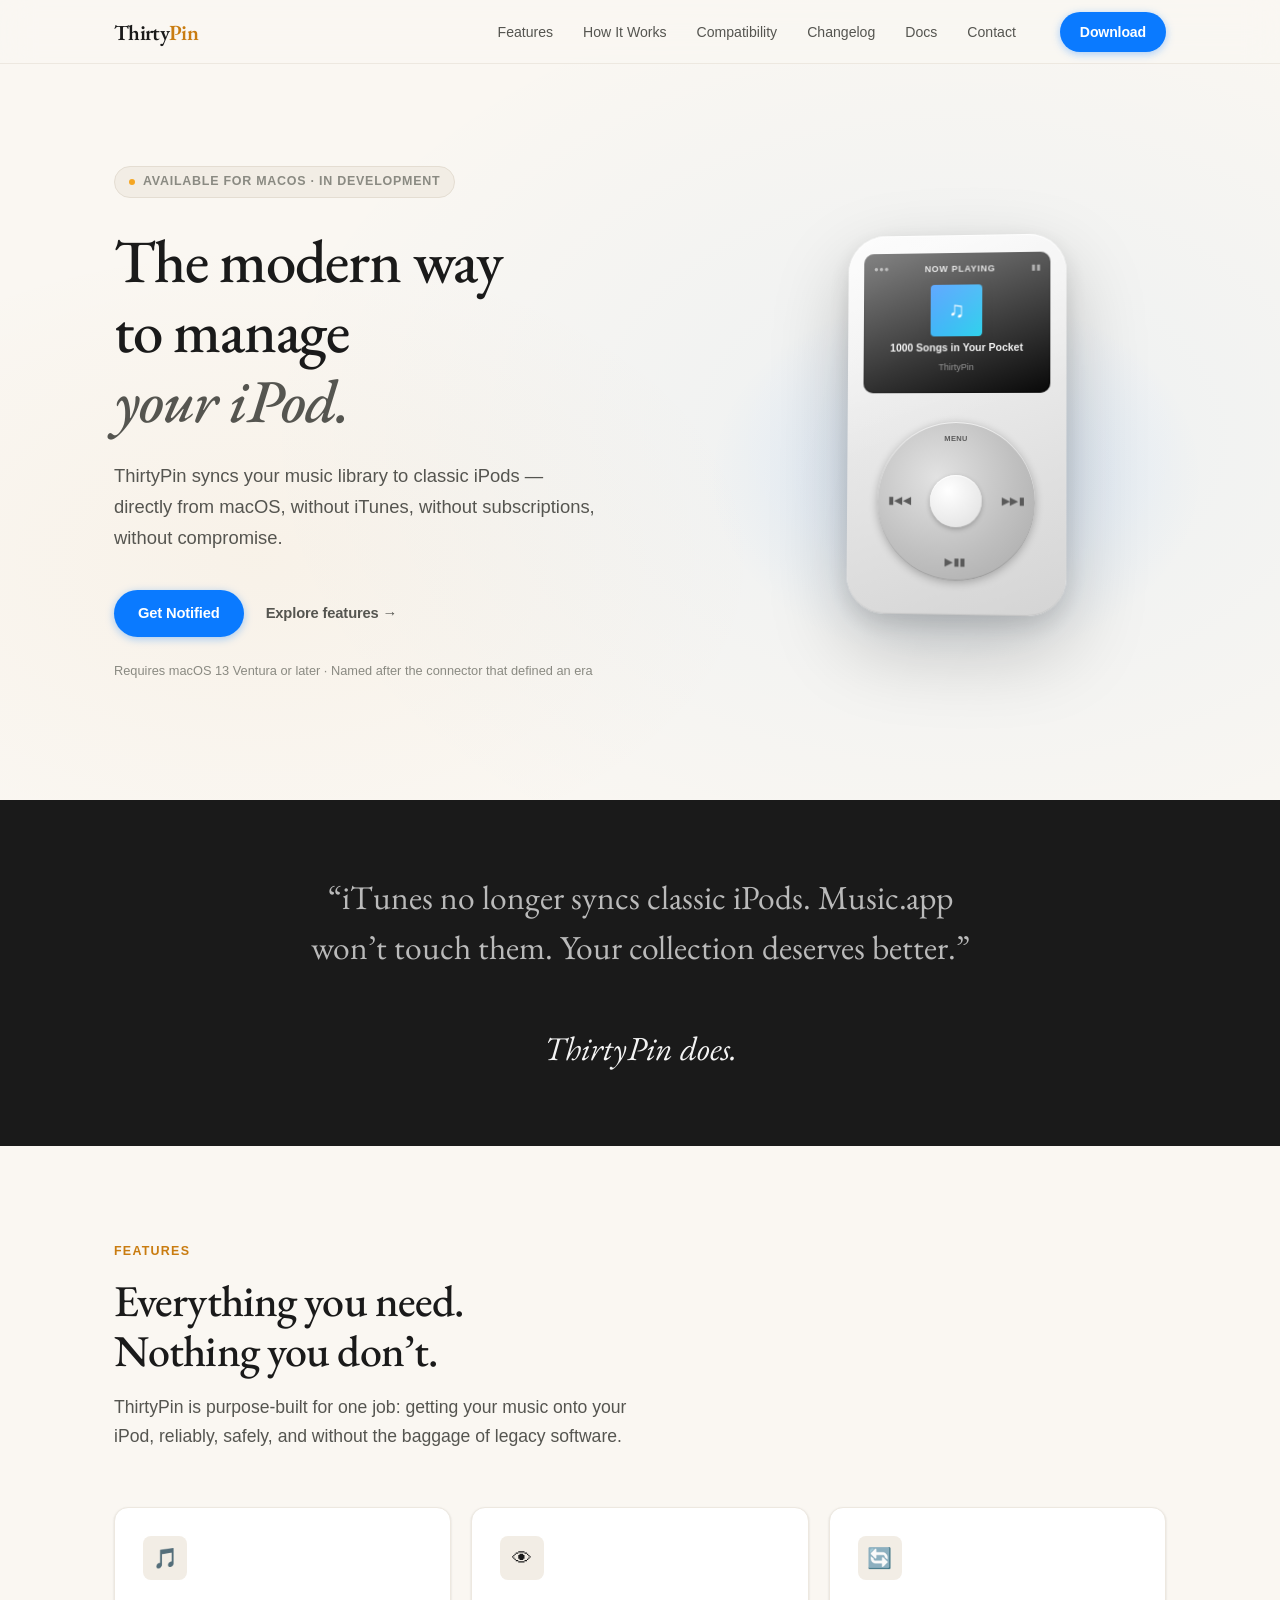
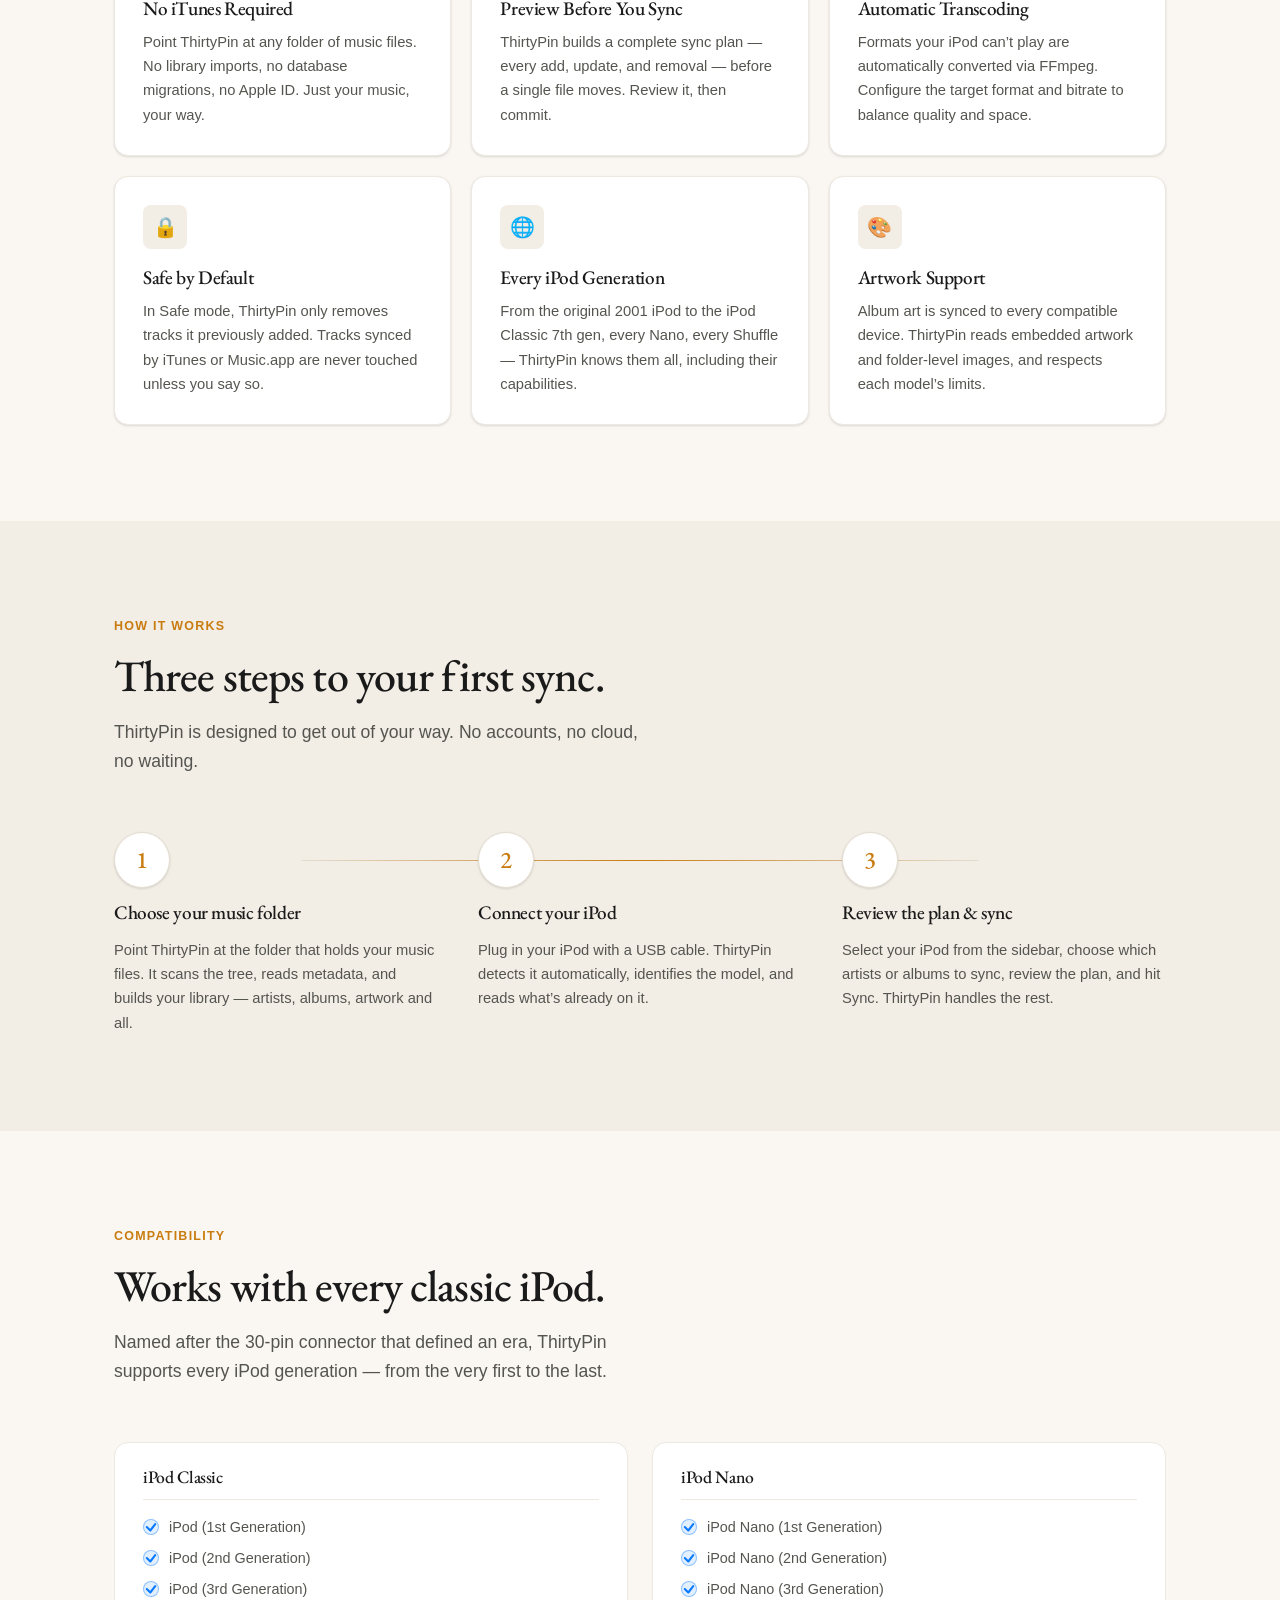
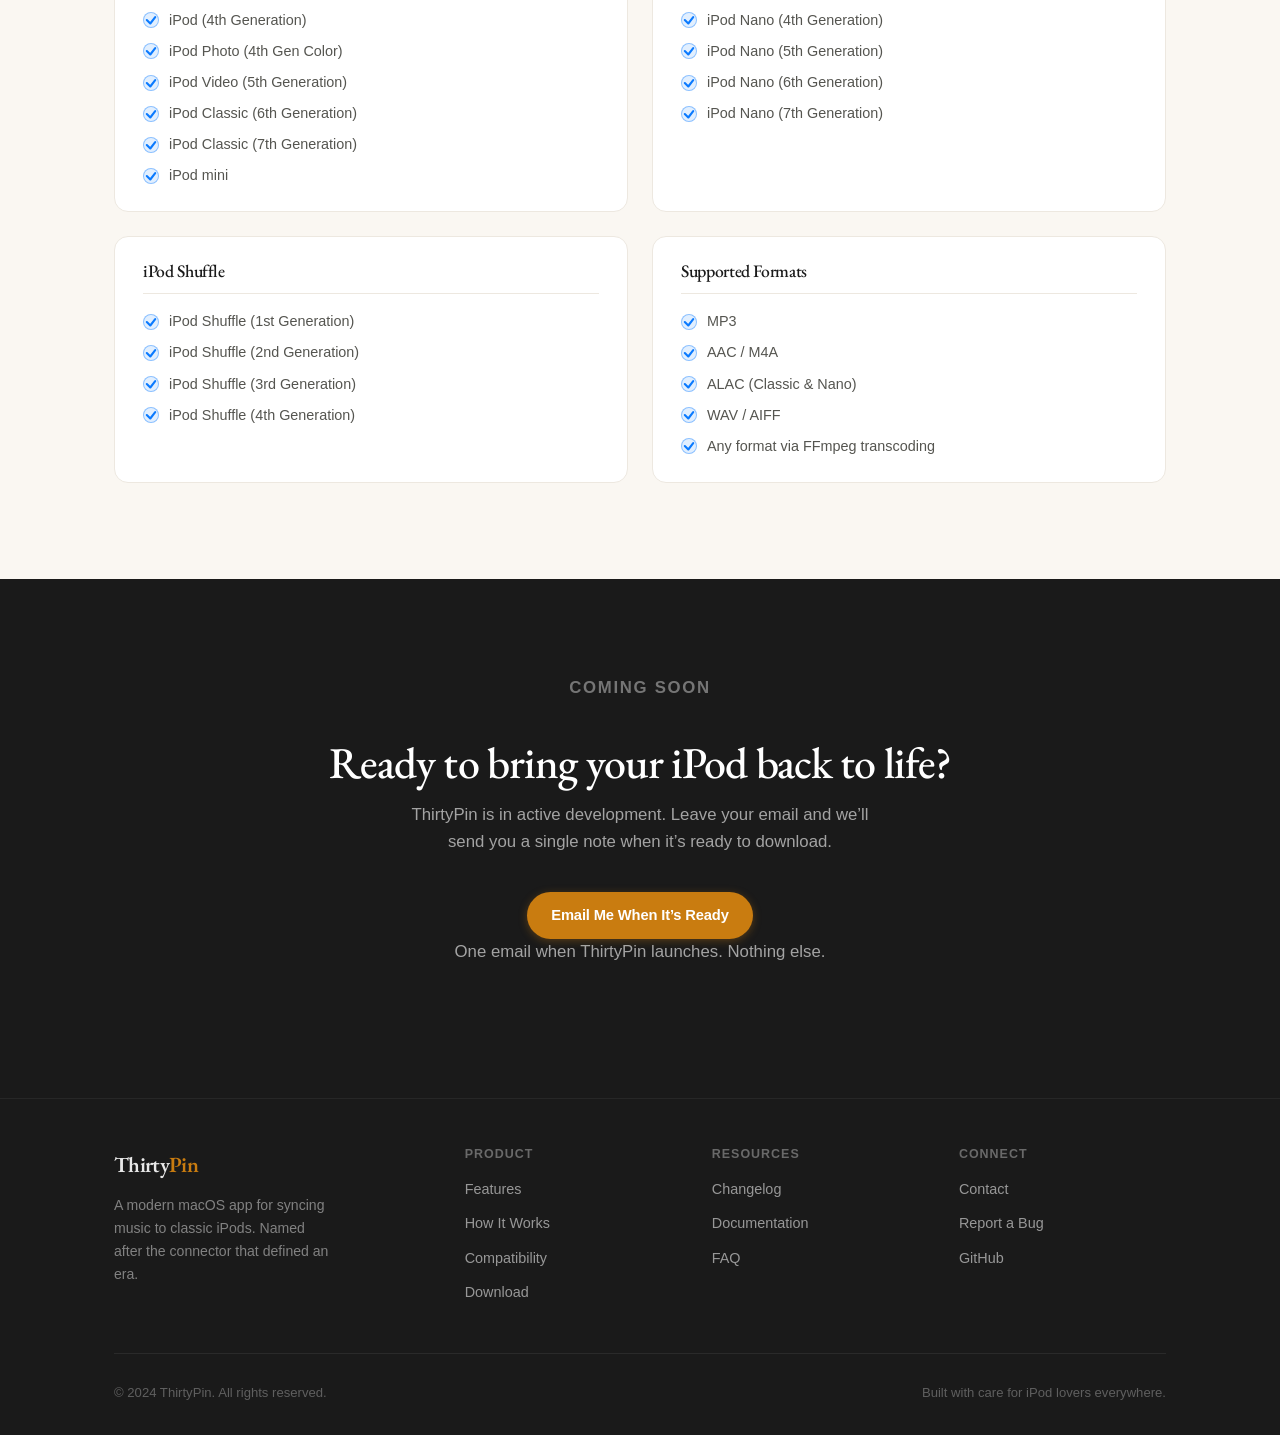
<file: index.html>
<!DOCTYPE html>
<html lang="en">
<head>
  <meta charset="UTF-8">
  <meta name="viewport" content="width=device-width, initial-scale=1.0">
  <title>ThirtyPin &mdash; The modern way to manage your iPod</title>
  <meta name="description" content="ThirtyPin is a native macOS app for syncing music libraries to classic iPods. No iTunes required. Supports every iPod ever made.">
  <meta property="og:title" content="ThirtyPin &mdash; The modern way to manage your iPod">
  <meta property="og:description" content="Sync your music library to classic iPods, directly from macOS. No iTunes, no subscriptions.">
  <meta property="og:type" content="website">
  <meta property="og:url" content="https://thirtypin.app/">
  <link rel="canonical" href="https://thirtypin.app/">
  <link rel="preconnect" href="https://fonts.googleapis.com">
  <link rel="preconnect" href="https://fonts.gstatic.com" crossorigin>
  <link href="https://fonts.googleapis.com/css2?family=EB+Garamond:ital,wght@0,400;0,500;0,600;1,400;1,500&display=swap" rel="stylesheet">
  <link rel="stylesheet" href="css/style.css">
</head>
<body>

<!-- ===== NAV ===== -->
<nav class="nav" aria-label="Main navigation">
  <div class="container nav-inner">
    <a href="index.html" class="logo">Thirty<span class="logo-pin">Pin</span></a>
    <ul class="nav-links">
      <li><a href="#features">Features</a></li>
      <li><a href="#how-it-works">How It Works</a></li>
      <li><a href="#compatibility">Compatibility</a></li>
      <li><a href="changelog.html">Changelog</a></li>
      <li><a href="docs.html">Docs</a></li>
      <li><a href="contact.html">Contact</a></li>
    </ul>
    <a href="#download" class="btn btn-primary nav-cta">Download</a>
    <button class="hamburger" aria-label="Open menu" aria-expanded="false">
      <span></span><span></span><span></span>
    </button>
  </div>
</nav>

<!-- Mobile nav drawer -->
<div class="mobile-nav" role="navigation">
  <a href="#features">Features</a>
  <a href="#how-it-works">How It Works</a>
  <a href="#compatibility">Compatibility</a>
  <a href="changelog.html">Changelog</a>
  <a href="docs.html">Docs</a>
  <a href="contact.html">Contact</a>
  <a href="#download" class="btn btn-primary" style="margin-top:8px;justify-content:center;">Download</a>
</div>

<main>

  <!-- ===== HERO ===== -->
  <section class="hero">
    <div class="container hero-inner">

      <div class="hero-text">
        <div class="hero-label">
          <span class="hero-label-dot"></span>
          Available for macOS &middot; In Development
        </div>
        <h1 class="hero-title">
          The modern way<br>
          to manage<br>
          <em>your iPod.</em>
        </h1>
        <p class="hero-desc">
          ThirtyPin syncs your music library to classic iPods&nbsp;&mdash; directly from macOS,
          without iTunes, without subscriptions, without compromise.
        </p>
        <div class="hero-actions">
          <a href="#download" class="btn btn-primary">Get Notified</a>
          <a href="#features" class="btn btn-ghost">Explore features &rarr;</a>
        </div>
        <p class="hero-note">Requires macOS 13 Ventura or later &middot; Named after the connector that defined an era</p>
      </div>

      <div class="hero-visual">
        <div class="ipod-glow"></div>
        <div class="ipod-wrap">
          <div class="ipod" aria-hidden="true">

            <!-- Screen -->
            <div class="ipod-screen">
              <div class="now-playing">
                <div class="np-header">
                  <span>&#9679;&#9679;&#9679;</span>
                  <span class="np-header-title">Now Playing</span>
                  <span>&#9646;&#9646;</span>
                </div>
                <div class="np-art">
                  <span class="np-art-note">&#9835;</span>
                </div>
                <div class="np-track">1000 Songs in Your Pocket</div>
                <div class="np-artist">ThirtyPin</div>
                <div class="np-progress-track">
                  <div class="np-progress-fill"></div>
                </div>
                <div class="np-times">
                  <span>1:23</span>
                  <span>-2:47</span>
                </div>
              </div>
            </div>

            <!-- Click wheel -->
            <div class="ipod-controls">
              <div class="ipod-wheel">
                <span class="wheel-label top">MENU</span>
                <span class="wheel-label right">&#9654;&#9654;&#9646;</span>
                <span class="wheel-label bottom">&#9654;&#9646;&#9646;</span>
                <span class="wheel-label left">&#9646;&#9664;&#9664;</span>
                <div class="wheel-center"></div>
              </div>
            </div>
            
          </div>
        </div>
      </div>

    </div>
  </section>

  <!-- ===== PROBLEM BAND ===== -->
  <section class="problem-band">
    <div class="container">
      <blockquote class="problem-quote">
        &ldquo;iTunes no longer syncs classic iPods. Music.app won&rsquo;t touch them.
        Your collection deserves better.&rdquo;<br><br>
        <em>ThirtyPin does.</em>
      </blockquote>
    </div>
  </section>

  <!-- ===== FEATURES ===== -->
  <section id="features" class="features">
    <div class="container">
      <p class="eyebrow fade-up">Features</p>
      <h2 class="section-title fade-up">Everything you need.<br>Nothing you don&rsquo;t.</h2>
      <p class="section-subtitle fade-up">
        ThirtyPin is purpose-built for one job: getting your music onto your iPod,
        reliably, safely, and without the baggage of legacy software.
      </p>

      <div class="feature-grid">

        <div class="feature-card fade-up">
          <div class="feature-icon">&#127925;</div>
          <h3>No iTunes Required</h3>
          <p>Point ThirtyPin at any folder of music files. No library imports, no database migrations, no Apple ID. Just your music, your way.</p>
        </div>

        <div class="feature-card fade-up">
          <div class="feature-icon">&#128065;</div>
          <h3>Preview Before You Sync</h3>
          <p>ThirtyPin builds a complete sync plan &mdash; every add, update, and removal &mdash; before a single file moves. Review it, then commit.</p>
        </div>

        <div class="feature-card fade-up">
          <div class="feature-icon">&#128260;</div>
          <h3>Automatic Transcoding</h3>
          <p>Formats your iPod can&rsquo;t play are automatically converted via FFmpeg. Configure the target format and bitrate to balance quality and space.</p>
        </div>

        <div class="feature-card fade-up">
          <div class="feature-icon">&#128274;</div>
          <h3>Safe by Default</h3>
          <p>In Safe mode, ThirtyPin only removes tracks it previously added. Tracks synced by iTunes or Music.app are never touched unless you say so.</p>
        </div>

        <div class="feature-card fade-up">
          <div class="feature-icon">&#127760;</div>
          <h3>Every iPod Generation</h3>
          <p>From the original 2001 iPod to the iPod Classic 7th gen, every Nano, every Shuffle &mdash; ThirtyPin knows them all, including their capabilities.</p>
        </div>

        <div class="feature-card fade-up">
          <div class="feature-icon">&#127912;</div>
          <h3>Artwork Support</h3>
          <p>Album art is synced to every compatible device. ThirtyPin reads embedded artwork and folder-level images, and respects each model&rsquo;s limits.</p>
        </div>

      </div>
    </div>
  </section>

  <!-- ===== HOW IT WORKS ===== -->
  <section id="how-it-works" class="how-it-works">
    <div class="container">
      <p class="eyebrow fade-up">How It Works</p>
      <h2 class="section-title fade-up">Three steps to your first sync.</h2>
      <p class="section-subtitle fade-up">
        ThirtyPin is designed to get out of your way. No accounts, no cloud, no waiting.
      </p>

      <div class="steps">

        <div class="step fade-up">
          <div class="step-number">1</div>
          <h3>Choose your music folder</h3>
          <p>
            Point ThirtyPin at the folder that holds your music files. It scans the tree,
            reads metadata, and builds your library &mdash; artists, albums, artwork and all.
          </p>
        </div>

        <div class="step fade-up">
          <div class="step-number">2</div>
          <h3>Connect your iPod</h3>
          <p>
            Plug in your iPod with a USB cable. ThirtyPin detects it automatically,
            identifies the model, and reads what&rsquo;s already on it.
          </p>
        </div>

        <div class="step fade-up">
          <div class="step-number">3</div>
          <h3>Review the plan &amp; sync</h3>
          <p>
            Select your iPod from the sidebar, choose which artists or albums to sync,
            review the plan, and hit Sync. ThirtyPin handles the rest.
          </p>
        </div>

      </div>
    </div>
  </section>

  <!-- ===== COMPATIBILITY ===== -->
  <section id="compatibility" class="compatibility">
    <div class="container">
      <p class="eyebrow fade-up">Compatibility</p>
      <h2 class="section-title fade-up">Works with every classic iPod.</h2>
      <p class="section-subtitle fade-up">
        Named after the 30-pin connector that defined an era, ThirtyPin supports
        every iPod generation &mdash; from the very first to the last.
      </p>

      <div class="device-categories fade-up">

        <div class="device-category">
          <h3>iPod Classic</h3>
          <ul class="device-list">
            <li class="device-item">iPod (1st Generation)</li>
            <li class="device-item">iPod (2nd Generation)</li>
            <li class="device-item">iPod (3rd Generation)</li>
            <li class="device-item">iPod (4th Generation)</li>
            <li class="device-item">iPod Photo (4th Gen Color)</li>
            <li class="device-item">iPod Video (5th Generation)</li>
            <li class="device-item">iPod Classic (6th Generation)</li>
            <li class="device-item">iPod Classic (7th Generation)</li>
            <li class="device-item">iPod mini</li>
          </ul>
        </div>

        <div class="device-category">
          <h3>iPod Nano</h3>
          <ul class="device-list">
            <li class="device-item">iPod Nano (1st Generation)</li>
            <li class="device-item">iPod Nano (2nd Generation)</li>
            <li class="device-item">iPod Nano (3rd Generation)</li>
            <li class="device-item">iPod Nano (4th Generation)</li>
            <li class="device-item">iPod Nano (5th Generation)</li>
            <li class="device-item">iPod Nano (6th Generation)</li>
            <li class="device-item">iPod Nano (7th Generation)</li>
          </ul>
        </div>

        <div class="device-category">
          <h3>iPod Shuffle</h3>
          <ul class="device-list">
            <li class="device-item">iPod Shuffle (1st Generation)</li>
            <li class="device-item">iPod Shuffle (2nd Generation)</li>
            <li class="device-item">iPod Shuffle (3rd Generation)</li>
            <li class="device-item">iPod Shuffle (4th Generation)</li>
          </ul>
        </div>

        <div class="device-category">
          <h3>Supported Formats</h3>
          <ul class="device-list">
            <li class="device-item">MP3</li>
            <li class="device-item">AAC / M4A</li>
            <li class="device-item">ALAC (Classic &amp; Nano)</li>
            <li class="device-item">WAV / AIFF</li>
            <li class="device-item">Any format via FFmpeg transcoding</li>
          </ul>
        </div>

      </div>
    </div>
  </section>

  <!-- ===== NOTIFY / DOWNLOAD ===== -->
  <section id="download" class="cta-band">
    <div class="container">
      <p class="eyebrow" style="color:rgba(255,255,255,0.4);">Coming Soon</p>
      <h2>Ready to bring your iPod back to life?</h2>
      <p>
        ThirtyPin is in active development. Leave your email and we&rsquo;ll
        send you a single note when it&rsquo;s ready to download.
      </p>
      <a href="mailto:add@later.com?subject=ThirtyPin%20%E2%80%94%20Launch%20Notification&body=Hi%2C%0A%0APlease%20add%20me%20to%20the%20ThirtyPin%20launch%20notification%20list.%0A%0AThanks!" class="btn btn-amber">
        Email Me When It&rsquo;s Ready
      </a>
      <p class="cta-note">One email when ThirtyPin launches. Nothing else.</p>
    </div>
  </section>

</main>

<!-- ===== FOOTER ===== -->
<footer class="footer">
  <div class="container">
    <div class="footer-inner">
      <div class="footer-brand">
        <a href="index.html" class="logo">Thirty<span class="logo-pin">Pin</span></a>
        <p>A modern macOS app for syncing music to classic iPods. Named after the connector that defined an era.</p>
      </div>

      <div class="footer-col">
        <h4>Product</h4>
        <ul>
          <li><a href="#features">Features</a></li>
          <li><a href="#how-it-works">How It Works</a></li>
          <li><a href="#compatibility">Compatibility</a></li>
          <li><a href="#download">Download</a></li>
        </ul>
      </div>

      <div class="footer-col">
        <h4>Resources</h4>
        <ul>
          <li><a href="changelog.html">Changelog</a></li>
          <li><a href="docs.html">Documentation</a></li>
          <li><a href="docs.html#faq">FAQ</a></li>
        </ul>
      </div>

      <div class="footer-col">
        <h4>Connect</h4>
        <ul>
          <li><a href="contact.html">Contact</a></li>
          <li><a href="contact.html#bug">Report a Bug</a></li>
          <li><a href="https://github.com" target="_blank" rel="noopener">GitHub</a></li>
        </ul>
      </div>
    </div>

    <div class="footer-bottom">
      <span>&copy; 2024 ThirtyPin. All rights reserved.</span>
      <span>Built with care for iPod lovers everywhere.</span>
    </div>
  </div>
</footer>

<script src="js/main.js"></script>
</body>
</html>
</file>
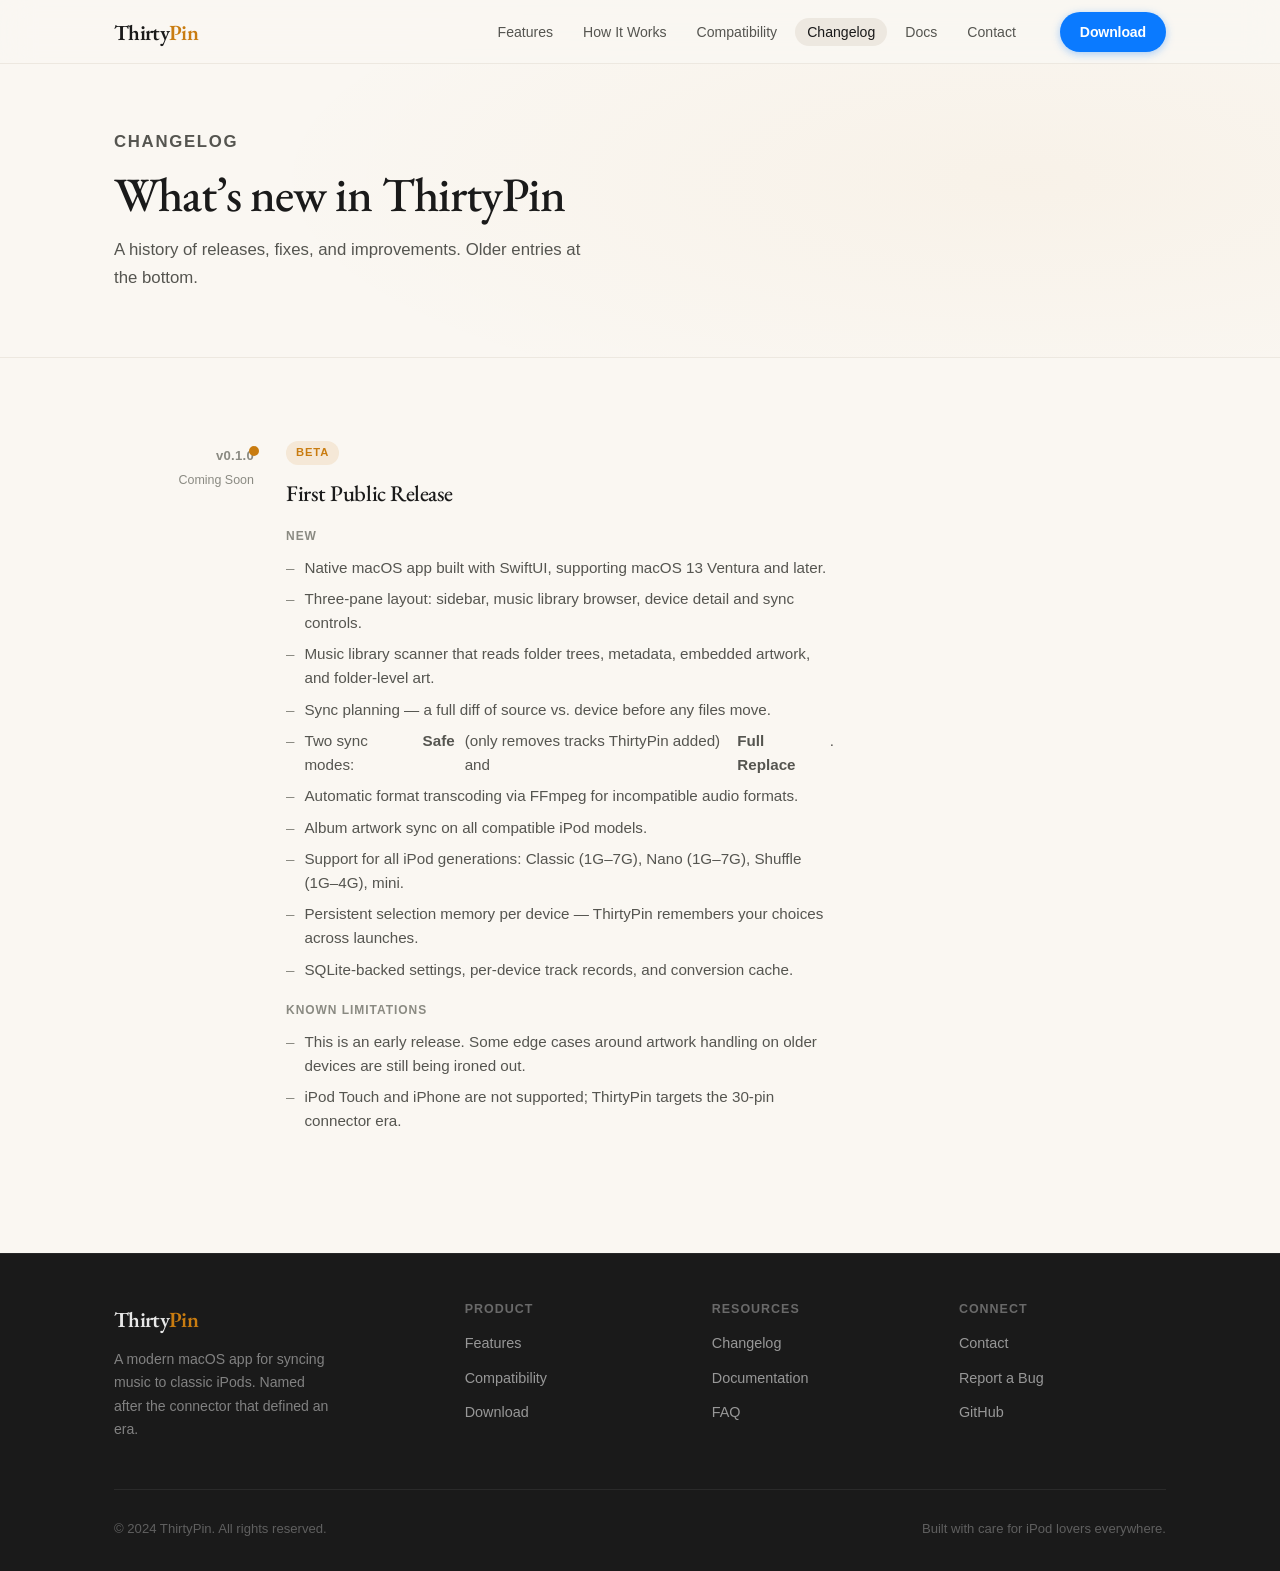
<file: changelog.html>
<!DOCTYPE html>
<html lang="en">
<head>
  <meta charset="UTF-8">
  <meta name="viewport" content="width=device-width, initial-scale=1.0">
  <title>Changelog &mdash; ThirtyPin</title>
  <meta name="description" content="ThirtyPin release history and version notes.">
  <meta property="og:url" content="https://thirtypin.app/changelog.html">
  <link rel="canonical" href="https://thirtypin.app/changelog.html">
  <link rel="preconnect" href="https://fonts.googleapis.com">
  <link rel="preconnect" href="https://fonts.gstatic.com" crossorigin>
  <link href="https://fonts.googleapis.com/css2?family=EB+Garamond:ital,wght@0,400;0,500;0,600;1,400;1,500&display=swap" rel="stylesheet">
  <link rel="stylesheet" href="css/style.css">
</head>
<body>

<!-- ===== NAV ===== -->
<nav class="nav">
  <div class="container nav-inner">
    <a href="index.html" class="logo">Thirty<span class="logo-pin">Pin</span></a>
    <ul class="nav-links">
      <li><a href="index.html#features">Features</a></li>
      <li><a href="index.html#how-it-works">How It Works</a></li>
      <li><a href="index.html#compatibility">Compatibility</a></li>
      <li><a href="changelog.html">Changelog</a></li>
      <li><a href="docs.html">Docs</a></li>
      <li><a href="contact.html">Contact</a></li>
    </ul>
    <a href="index.html#download" class="btn btn-primary nav-cta">Download</a>
    <button class="hamburger" aria-label="Open menu" aria-expanded="false">
      <span></span><span></span><span></span>
    </button>
  </div>
</nav>

<div class="mobile-nav">
  <a href="index.html#features">Features</a>
  <a href="index.html#how-it-works">How It Works</a>
  <a href="index.html#compatibility">Compatibility</a>
  <a href="changelog.html">Changelog</a>
  <a href="docs.html">Docs</a>
  <a href="contact.html">Contact</a>
</div>

<!-- ===== PAGE HEADER ===== -->
<header class="page-header">
  <div class="container">
    <p class="eyebrow">Changelog</p>
    <h1>What&rsquo;s new in ThirtyPin</h1>
    <p>A history of releases, fixes, and improvements. Older entries at the bottom.</p>
  </div>
</header>

<!-- ===== CHANGELOG ===== -->
<section class="changelog-page">
  <div class="container">
    <div class="changelog-timeline">

      <!-- ── LATEST ENTRY ── -->
      <div class="changelog-entry latest fade-up">
        <div class="changelog-meta">
          <span class="version-tag">v0.1.0</span>
          <span class="changelog-date">Coming Soon</span>
        </div>
        <div class="changelog-content">
          <span class="changelog-badge badge-beta">Beta</span>
          <h2>First Public Release</h2>

          <p class="changelog-section-label">New</p>
          <ul class="changelog-list">
            <li>Native macOS app built with SwiftUI, supporting macOS 13 Ventura and later.</li>
            <li>Three-pane layout: sidebar, music library browser, device detail and sync controls.</li>
            <li>Music library scanner that reads folder trees, metadata, embedded artwork, and folder-level art.</li>
            <li>Sync planning &mdash; a full diff of source vs. device before any files move.</li>
            <li>Two sync modes: <strong>Safe</strong> (only removes tracks ThirtyPin added) and <strong>Full Replace</strong>.</li>
            <li>Automatic format transcoding via FFmpeg for incompatible audio formats.</li>
            <li>Album artwork sync on all compatible iPod models.</li>
            <li>Support for all iPod generations: Classic (1G&ndash;7G), Nano (1G&ndash;7G), Shuffle (1G&ndash;4G), mini.</li>
            <li>Persistent selection memory per device &mdash; ThirtyPin remembers your choices across launches.</li>
            <li>SQLite-backed settings, per-device track records, and conversion cache.</li>
          </ul>

          <p class="changelog-section-label" style="margin-top:20px;">Known Limitations</p>
          <ul class="changelog-list">
            <li>This is an early release. Some edge cases around artwork handling on older devices are still being ironed out.</li>
            <li>iPod Touch and iPhone are not supported; ThirtyPin targets the 30-pin connector era.</li>
          </ul>
        </div>
      </div>

      <!-- ── PLACEHOLDER FOR FUTURE ENTRIES ── -->
      <!--
      <div class="changelog-entry fade-up">
        <div class="changelog-meta">
          <span class="version-tag">v0.2.0</span>
          <span class="changelog-date">TBD</span>
        </div>
        <div class="changelog-content">
          <span class="changelog-badge badge-new">New</span>
          <h2>Release Title</h2>
          <p class="changelog-section-label">New</p>
          <ul class="changelog-list">
            <li>New feature description.</li>
          </ul>
          <p class="changelog-section-label">Fixed</p>
          <ul class="changelog-list">
            <li>Bug fix description.</li>
          </ul>
        </div>
      </div>
      -->

    </div>
  </div>
</section>

<!-- ===== FOOTER ===== -->
<footer class="footer">
  <div class="container">
    <div class="footer-inner">
      <div class="footer-brand">
        <a href="index.html" class="logo">Thirty<span class="logo-pin">Pin</span></a>
        <p>A modern macOS app for syncing music to classic iPods. Named after the connector that defined an era.</p>
      </div>
      <div class="footer-col">
        <h4>Product</h4>
        <ul>
          <li><a href="index.html#features">Features</a></li>
          <li><a href="index.html#compatibility">Compatibility</a></li>
          <li><a href="index.html#download">Download</a></li>
        </ul>
      </div>
      <div class="footer-col">
        <h4>Resources</h4>
        <ul>
          <li><a href="changelog.html">Changelog</a></li>
          <li><a href="docs.html">Documentation</a></li>
          <li><a href="docs.html#faq">FAQ</a></li>
        </ul>
      </div>
      <div class="footer-col">
        <h4>Connect</h4>
        <ul>
          <li><a href="contact.html">Contact</a></li>
          <li><a href="contact.html#bug">Report a Bug</a></li>
          <li><a href="https://github.com" target="_blank" rel="noopener">GitHub</a></li>
        </ul>
      </div>
    </div>
    <div class="footer-bottom">
      <span>&copy; 2024 ThirtyPin. All rights reserved.</span>
      <span>Built with care for iPod lovers everywhere.</span>
    </div>
  </div>
</footer>

<script src="js/main.js"></script>
</body>
</html>
</file>
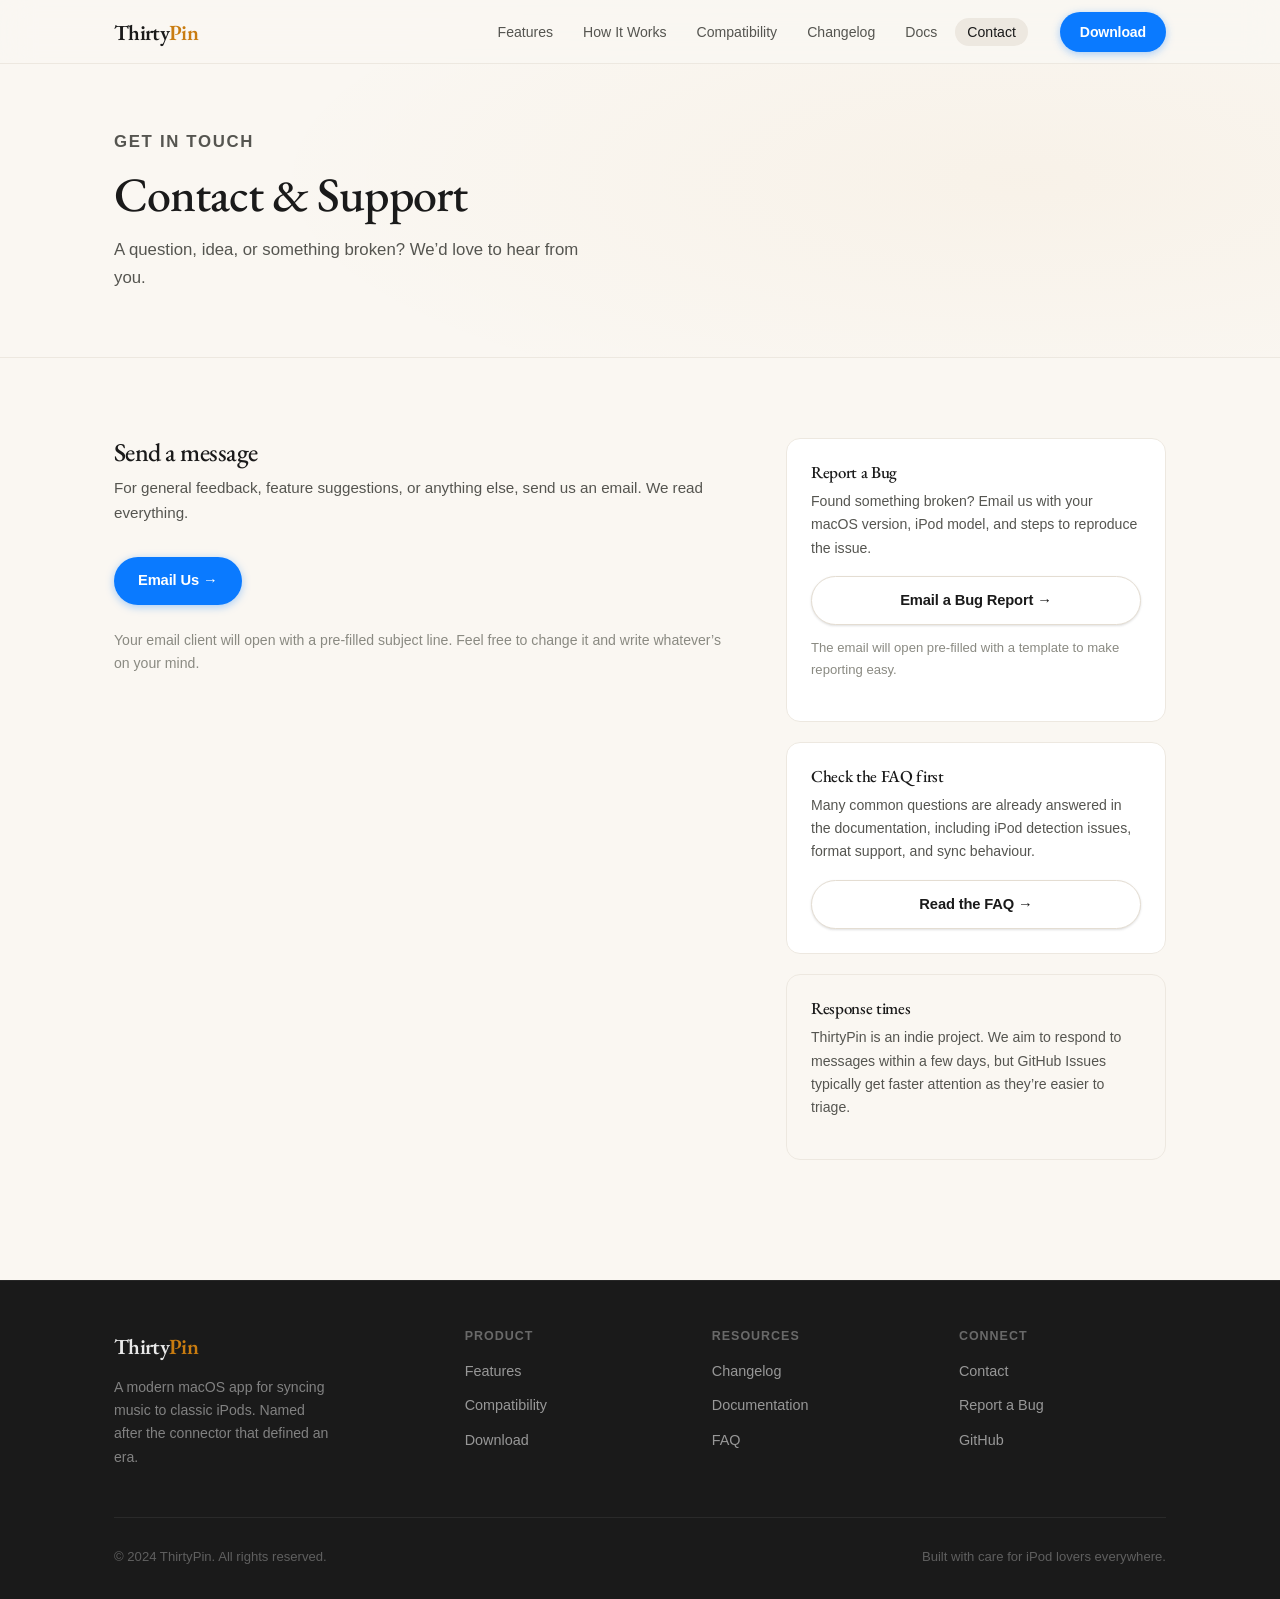
<file: contact.html>
<!DOCTYPE html>
<html lang="en">
<head>
  <meta charset="UTF-8">
  <meta name="viewport" content="width=device-width, initial-scale=1.0">
  <title>Contact &mdash; ThirtyPin</title>
  <meta name="description" content="Get in touch with ThirtyPin, report a bug, or ask a question.">
  <meta property="og:url" content="https://thirtypin.app/contact.html">
  <link rel="canonical" href="https://thirtypin.app/contact.html">
  <link rel="preconnect" href="https://fonts.googleapis.com">
  <link rel="preconnect" href="https://fonts.gstatic.com" crossorigin>
  <link href="https://fonts.googleapis.com/css2?family=EB+Garamond:ital,wght@0,400;0,500;0,600;1,400;1,500&display=swap" rel="stylesheet">
  <link rel="stylesheet" href="css/style.css">
</head>
<body>

<!-- ===== NAV ===== -->
<nav class="nav">
  <div class="container nav-inner">
    <a href="index.html" class="logo">Thirty<span class="logo-pin">Pin</span></a>
    <ul class="nav-links">
      <li><a href="index.html#features">Features</a></li>
      <li><a href="index.html#how-it-works">How It Works</a></li>
      <li><a href="index.html#compatibility">Compatibility</a></li>
      <li><a href="changelog.html">Changelog</a></li>
      <li><a href="docs.html">Docs</a></li>
      <li><a href="contact.html">Contact</a></li>
    </ul>
    <a href="index.html#download" class="btn btn-primary nav-cta">Download</a>
    <button class="hamburger" aria-label="Open menu" aria-expanded="false">
      <span></span><span></span><span></span>
    </button>
  </div>
</nav>

<div class="mobile-nav">
  <a href="index.html#features">Features</a>
  <a href="index.html#how-it-works">How It Works</a>
  <a href="index.html#compatibility">Compatibility</a>
  <a href="changelog.html">Changelog</a>
  <a href="docs.html">Docs</a>
  <a href="contact.html">Contact</a>
</div>

<!-- ===== PAGE HEADER ===== -->
<header class="page-header">
  <div class="container">
    <p class="eyebrow">Get in Touch</p>
    <h1>Contact &amp; Support</h1>
    <p>A question, idea, or something broken? We&rsquo;d love to hear from you.</p>
  </div>
</header>

<!-- ===== CONTACT ===== -->
<section class="contact-page">
  <div class="container">
    <div class="contact-layout">

      <!-- Contact -->
      <div class="contact-form-wrap fade-up">
        <h2>Send a message</h2>
        <p>For general feedback, feature suggestions, or anything else, send us an email. We read everything.</p>

        <a
          href="mailto:add@later.com?subject=ThirtyPin%20%E2%80%94%20Feedback"
          class="btn btn-primary"
          style="margin-bottom: 24px;"
        >
          Email Us &rarr;
        </a>

        <p style="font-size:0.88rem;color:var(--color-text-3);line-height:1.65;">
          Your email client will open with a pre-filled subject line.
          Feel free to change it and write whatever&rsquo;s on your mind.
        </p>
      </div>

      <!-- Sidebar -->
      <div class="contact-sidebar fade-up">

        <!-- Bug Report -->
        <div id="bug" class="contact-card">
          <h3>Report a Bug</h3>
          <p>
            Found something broken? Email us with your macOS version, iPod model,
            and steps to reproduce the issue.
          </p>
          <a
            href="mailto:add@later.com?subject=ThirtyPin%20%E2%80%94%20Bug%20Report&body=macOS%20version%3A%0AiPod%20model%3A%0AThirtyPin%20version%3A%0A%0ASteps%20to%20reproduce%3A%0A1.%20%0A2.%20%0A3.%20%0A%0AWhat%20happened%3A%0A%0AWhat%20I%20expected%3A"
            class="btn btn-secondary"
            style="width:100%;justify-content:center;"
          >
            Email a Bug Report &rarr;
          </a>
          <p style="margin-top:12px;font-size:0.82rem;color:var(--color-text-3);">
            The email will open pre-filled with a template to make reporting easy.
          </p>
        </div>

        <!-- FAQ shortcut -->
        <div class="contact-card">
          <h3>Check the FAQ first</h3>
          <p>
            Many common questions are already answered in the documentation, including
            iPod detection issues, format support, and sync behaviour.
          </p>
          <a href="docs.html#faq" class="btn btn-secondary" style="width:100%;justify-content:center;">
            Read the FAQ &rarr;
          </a>
        </div>

        <!-- Response time -->
        <div class="contact-card" style="background:var(--color-bg);border-color:var(--color-border-lt);">
          <h3>Response times</h3>
          <p>
            ThirtyPin is an indie project. We aim to respond to messages within a few days,
            but GitHub Issues typically get faster attention as they&rsquo;re easier to triage.
          </p>
        </div>

      </div>
    </div>
  </div>
</section>

<!-- ===== FOOTER ===== -->
<footer class="footer">
  <div class="container">
    <div class="footer-inner">
      <div class="footer-brand">
        <a href="index.html" class="logo">Thirty<span class="logo-pin">Pin</span></a>
        <p>A modern macOS app for syncing music to classic iPods. Named after the connector that defined an era.</p>
      </div>
      <div class="footer-col">
        <h4>Product</h4>
        <ul>
          <li><a href="index.html#features">Features</a></li>
          <li><a href="index.html#compatibility">Compatibility</a></li>
          <li><a href="index.html#download">Download</a></li>
        </ul>
      </div>
      <div class="footer-col">
        <h4>Resources</h4>
        <ul>
          <li><a href="changelog.html">Changelog</a></li>
          <li><a href="docs.html">Documentation</a></li>
          <li><a href="docs.html#faq">FAQ</a></li>
        </ul>
      </div>
      <div class="footer-col">
        <h4>Connect</h4>
        <ul>
          <li><a href="contact.html">Contact</a></li>
          <li><a href="contact.html#bug">Report a Bug</a></li>
          <li><a href="https://github.com" target="_blank" rel="noopener">GitHub</a></li>
        </ul>
      </div>
    </div>
    <div class="footer-bottom">
      <span>&copy; 2024 ThirtyPin. All rights reserved.</span>
      <span>Built with care for iPod lovers everywhere.</span>
    </div>
  </div>
</footer>

<script src="js/main.js"></script>
</body>
</html>
</file>
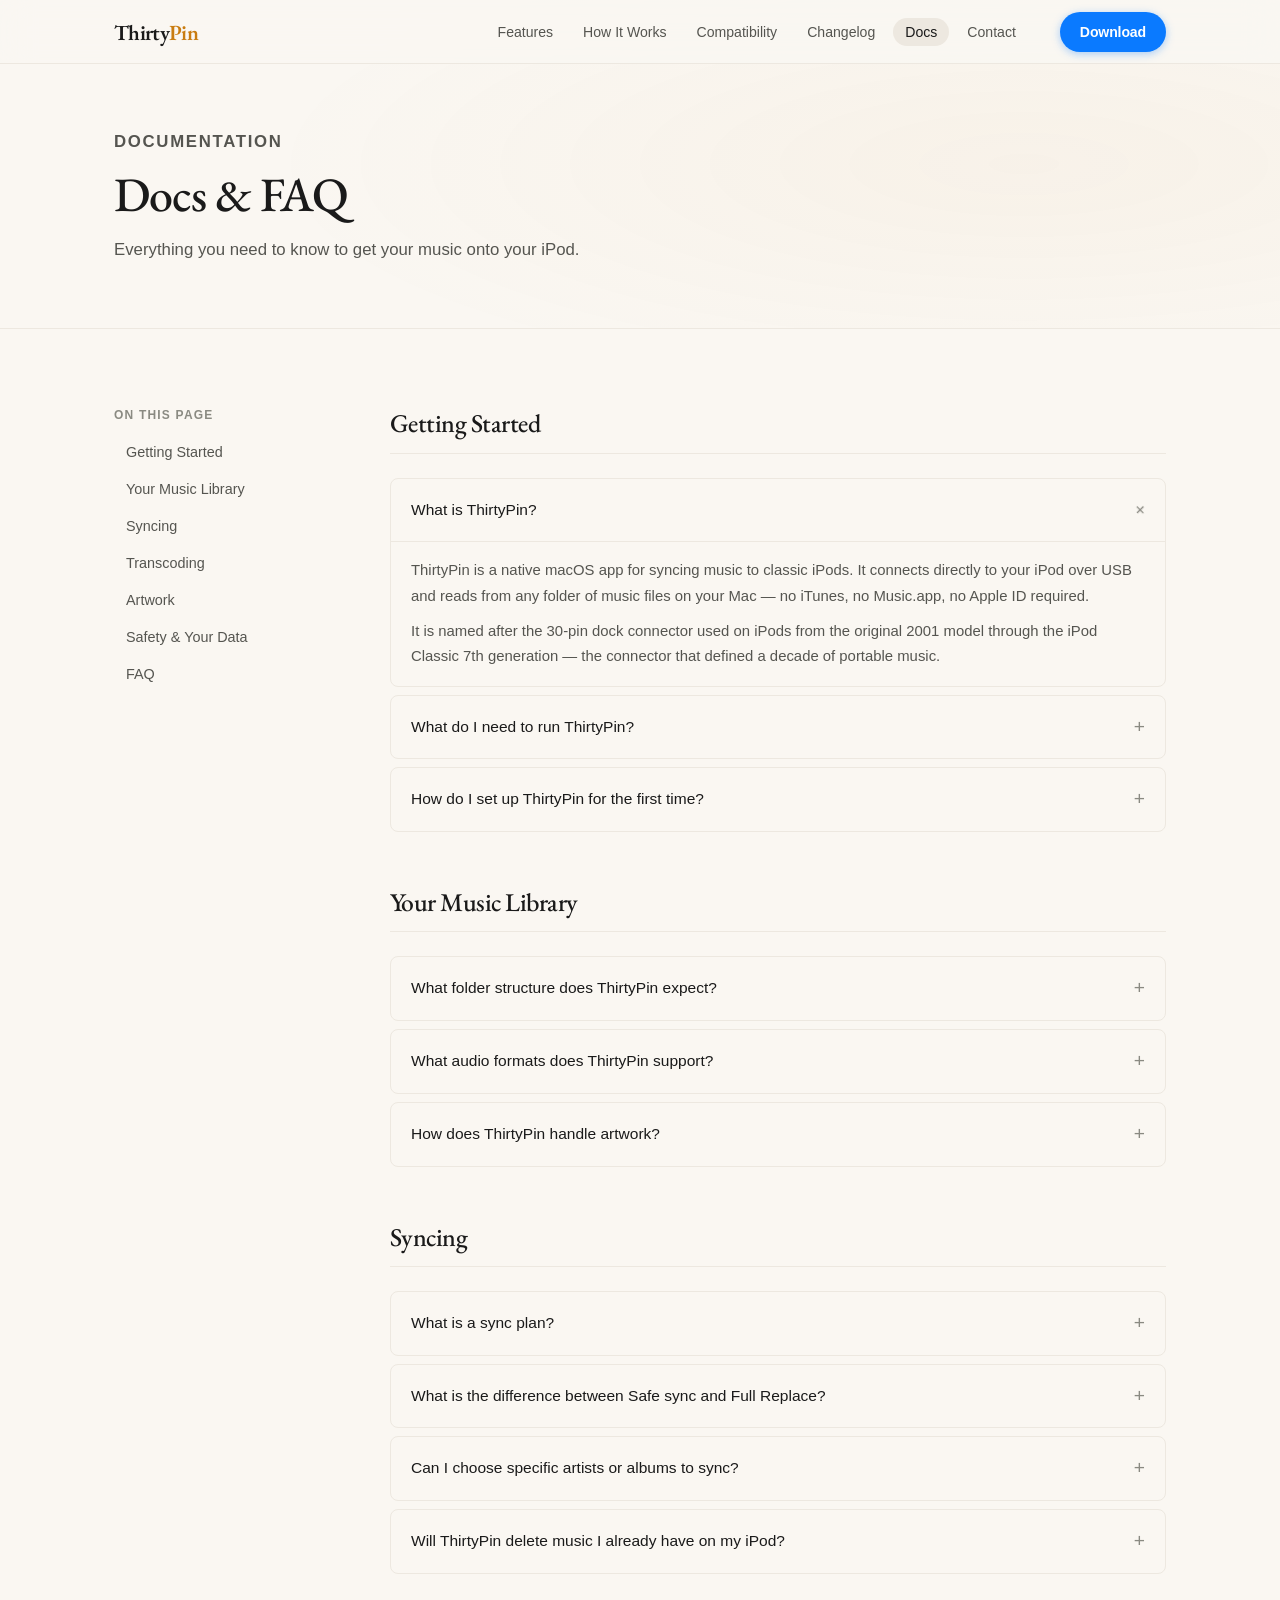
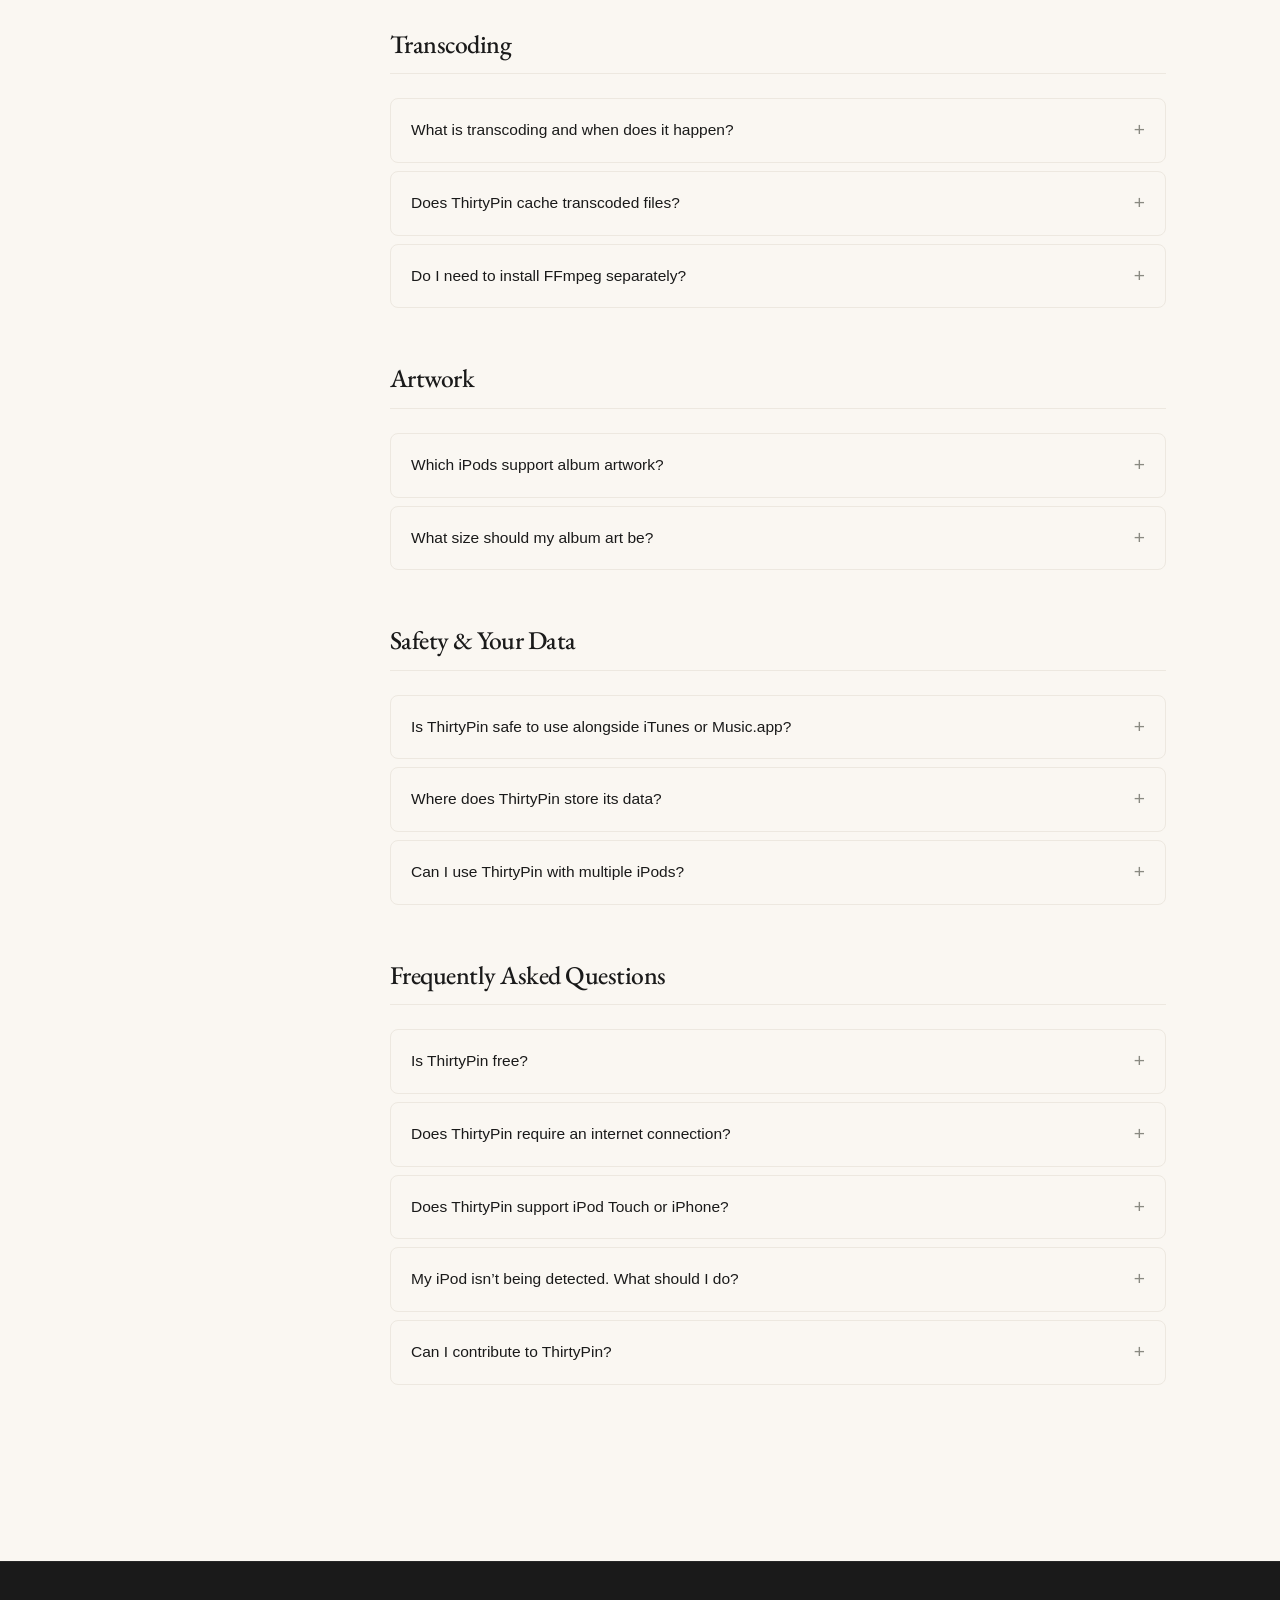
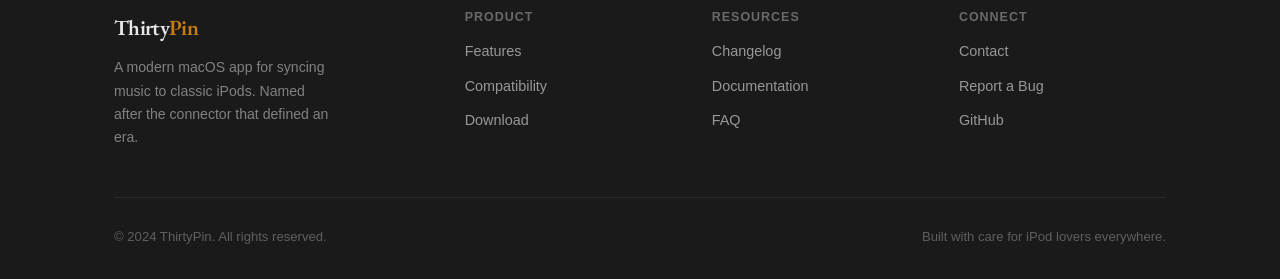
<file: docs.html>
<!DOCTYPE html>
<html lang="en">
<head>
  <meta charset="UTF-8">
  <meta name="viewport" content="width=device-width, initial-scale=1.0">
  <title>Documentation &mdash; ThirtyPin</title>
  <meta name="description" content="ThirtyPin documentation, FAQ, and guides for syncing music to classic iPods.">
  <meta property="og:url" content="https://thirtypin.app/docs.html">
  <link rel="canonical" href="https://thirtypin.app/docs.html">
  <link rel="preconnect" href="https://fonts.googleapis.com">
  <link rel="preconnect" href="https://fonts.gstatic.com" crossorigin>
  <link href="https://fonts.googleapis.com/css2?family=EB+Garamond:ital,wght@0,400;0,500;0,600;1,400;1,500&display=swap" rel="stylesheet">
  <link rel="stylesheet" href="css/style.css">
</head>
<body>

<!-- ===== NAV ===== -->
<nav class="nav">
  <div class="container nav-inner">
    <a href="index.html" class="logo">Thirty<span class="logo-pin">Pin</span></a>
    <ul class="nav-links">
      <li><a href="index.html#features">Features</a></li>
      <li><a href="index.html#how-it-works">How It Works</a></li>
      <li><a href="index.html#compatibility">Compatibility</a></li>
      <li><a href="changelog.html">Changelog</a></li>
      <li><a href="docs.html">Docs</a></li>
      <li><a href="contact.html">Contact</a></li>
    </ul>
    <a href="index.html#download" class="btn btn-primary nav-cta">Download</a>
    <button class="hamburger" aria-label="Open menu" aria-expanded="false">
      <span></span><span></span><span></span>
    </button>
  </div>
</nav>

<div class="mobile-nav">
  <a href="index.html#features">Features</a>
  <a href="index.html#how-it-works">How It Works</a>
  <a href="index.html#compatibility">Compatibility</a>
  <a href="changelog.html">Changelog</a>
  <a href="docs.html">Docs</a>
  <a href="contact.html">Contact</a>
</div>

<!-- ===== PAGE HEADER ===== -->
<header class="page-header">
  <div class="container">
    <p class="eyebrow">Documentation</p>
    <h1>Docs &amp; FAQ</h1>
    <p>Everything you need to know to get your music onto your iPod.</p>
  </div>
</header>

<!-- ===== DOCS CONTENT ===== -->
<section class="docs-page">
  <div class="container">
    <div class="docs-layout">

      <!-- Sidebar navigation -->
      <aside class="docs-sidebar">
        <h4>On this page</h4>
        <ul>
          <li><a href="#getting-started">Getting Started</a></li>
          <li><a href="#library">Your Music Library</a></li>
          <li><a href="#sync">Syncing</a></li>
          <li><a href="#transcoding">Transcoding</a></li>
          <li><a href="#artwork">Artwork</a></li>
          <li><a href="#safety">Safety &amp; Your Data</a></li>
          <li><a href="#faq">FAQ</a></li>
        </ul>
      </aside>

      <!-- Main content -->
      <div class="docs-content">

        <!-- Getting Started -->
        <div id="getting-started" class="docs-section fade-up">
          <h2>Getting Started</h2>

          <details class="faq-item" open>
            <summary>What is ThirtyPin?</summary>
            <div class="faq-body">
              <p>ThirtyPin is a native macOS app for syncing music to classic iPods. It connects directly to your iPod over USB and reads from any folder of music files on your Mac &mdash; no iTunes, no Music.app, no Apple ID required.</p>
              <p>It is named after the 30-pin dock connector used on iPods from the original 2001 model through the iPod Classic 7th generation &mdash; the connector that defined a decade of portable music.</p>
            </div>
          </details>

          <details class="faq-item">
            <summary>What do I need to run ThirtyPin?</summary>
            <div class="faq-body">
              <ul>
                <li>A Mac running macOS 13 Ventura or later</li>
                <li>A classic iPod (any generation) with a USB cable</li>
                <li>A folder of music files on your Mac (any folder structure works)</li>
                <li>FFmpeg installed (optional, required only for transcoding unsupported formats)</li>
              </ul>
            </div>
          </details>

          <details class="faq-item">
            <summary>How do I set up ThirtyPin for the first time?</summary>
            <div class="faq-body">
              <p>Open ThirtyPin and follow the three-step welcome guide:</p>
              <ul>
                <li><strong>Step 1:</strong> Open Settings and choose your music folder. ThirtyPin will scan it and build your library.</li>
                <li><strong>Step 2:</strong> Connect your iPod with a USB cable. It will appear in the sidebar automatically.</li>
                <li><strong>Step 3:</strong> Select your iPod, choose which music to sync, and review the plan before hitting Sync.</li>
              </ul>
            </div>
          </details>
        </div>

        <!-- Library -->
        <div id="library" class="docs-section fade-up">
          <h2>Your Music Library</h2>

          <details class="faq-item">
            <summary>What folder structure does ThirtyPin expect?</summary>
            <div class="faq-body">
              <p>None in particular. ThirtyPin walks the entire folder tree you point it at and finds all audio files, regardless of how they are organized. Artist/album subfolders are common but not required.</p>
              <p>Metadata (title, artist, album, track number) is read from the files themselves, so well-tagged files produce the best results.</p>
            </div>
          </details>

          <details class="faq-item">
            <summary>What audio formats does ThirtyPin support?</summary>
            <div class="faq-body">
              <p>ThirtyPin can read any audio format that macOS supports for metadata. For syncing to your iPod:</p>
              <ul>
                <li><strong>MP3</strong> &mdash; supported on all iPods</li>
                <li><strong>AAC / M4A</strong> &mdash; supported on all iPods</li>
                <li><strong>ALAC</strong> &mdash; supported on iPod Classic and Nano (3G+)</li>
                <li><strong>WAV / AIFF</strong> &mdash; supported on most iPods</li>
                <li><strong>FLAC, Ogg, Opus, and others</strong> &mdash; automatically transcoded to AAC or MP3 via FFmpeg</li>
              </ul>
            </div>
          </details>

          <details class="faq-item">
            <summary>How does ThirtyPin handle artwork?</summary>
            <div class="faq-body">
              <p>ThirtyPin looks for album art in two places, in order of preference:</p>
              <ul>
                <li><strong>Embedded artwork</strong> in the audio file itself (ID3 tags, M4A atoms)</li>
                <li><strong>Folder art</strong> &mdash; an image named <code>cover.jpg</code>, <code>folder.jpg</code>, <code>artwork.jpg</code>, or similar in the same folder as the tracks</li>
              </ul>
              <p>Artwork is scaled to the maximum dimension your iPod supports before being written to the device.</p>
            </div>
          </details>
        </div>

        <!-- Syncing -->
        <div id="sync" class="docs-section fade-up">
          <h2>Syncing</h2>

          <details class="faq-item">
            <summary>What is a sync plan?</summary>
            <div class="faq-body">
              <p>Before ThirtyPin moves any files, it builds a complete plan showing exactly what will happen: which tracks will be added, which will be updated, and which will be removed. You can review this plan in full before committing.</p>
              <p>The plan also shows a storage estimate &mdash; how many bytes will be added or freed &mdash; and warns you if the selection won&rsquo;t fit on your device.</p>
            </div>
          </details>

          <details class="faq-item">
            <summary>What is the difference between Safe sync and Full Replace?</summary>
            <div class="faq-body">
              <p><strong>Safe (default):</strong> ThirtyPin only removes tracks it previously added. Tracks synced by iTunes, Music.app, or any other tool are left alone. This is the recommended mode.</p>
              <p><strong>Full Replace:</strong> ThirtyPin treats the entire iPod as its own library and removes anything not in your current selection. Use this if you want ThirtyPin to be the sole manager of your device.</p>
            </div>
          </details>

          <details class="faq-item">
            <summary>Can I choose specific artists or albums to sync?</summary>
            <div class="faq-body">
              <p>Yes. ThirtyPin supports two selection modes:</p>
              <ul>
                <li><strong>Entire Library:</strong> Everything in your music folder is synced to the iPod.</li>
                <li><strong>Manual Selection:</strong> You pick which artists, albums, or individual tracks to include. Your selection is saved per device and remembered across launches.</li>
              </ul>
            </div>
          </details>

          <details class="faq-item">
            <summary>Will ThirtyPin delete music I already have on my iPod?</summary>
            <div class="faq-body">
              <p>In <strong>Safe mode</strong>, no. ThirtyPin tracks exactly which tracks it has synced. It will only remove tracks it previously added, and only if they are no longer in your selection. Music synced by iTunes or Music.app is never touched.</p>
              <p>In <strong>Full Replace mode</strong>, yes &mdash; tracks not in your current selection will be removed, regardless of their origin. You will see a full list of planned removals in the sync preview before anything happens.</p>
            </div>
          </details>
        </div>

        <!-- Transcoding -->
        <div id="transcoding" class="docs-section fade-up">
          <h2>Transcoding</h2>

          <details class="faq-item">
            <summary>What is transcoding and when does it happen?</summary>
            <div class="faq-body">
              <p>Transcoding is the process of converting an audio file from one format to another. ThirtyPin transcodes files when:</p>
              <ul>
                <li>A track is in a format your iPod doesn&rsquo;t support (e.g., FLAC on an iPod Classic)</li>
                <li>You&rsquo;ve enabled &ldquo;Transcode large supported files&rdquo; to save space</li>
              </ul>
              <p>ThirtyPin uses FFmpeg to handle transcoding. You can configure the target format (AAC or MP3) and bitrate in Settings.</p>
            </div>
          </details>

          <details class="faq-item">
            <summary>Does ThirtyPin cache transcoded files?</summary>
            <div class="faq-body">
              <p>Yes. By default, ThirtyPin keeps converted files in a cache so they don&rsquo;t need to be re-encoded on subsequent syncs. You can disable this in Settings if you&rsquo;d prefer to save disk space.</p>
              <p>The cache is keyed on the source file&rsquo;s fingerprint and your transcoding settings, so changing bitrate or format will trigger a fresh transcode.</p>
            </div>
          </details>

          <details class="faq-item">
            <summary>Do I need to install FFmpeg separately?</summary>
            <div class="faq-body">
              <p>ThirtyPin can use either a bundled FFmpeg binary or a system-installed one. If you install FFmpeg via Homebrew (<code>brew install ffmpeg</code>), ThirtyPin will find it automatically. A bundled copy may be included in future releases to remove this dependency.</p>
            </div>
          </details>
        </div>

        <!-- Artwork -->
        <div id="artwork" class="docs-section fade-up">
          <h2>Artwork</h2>

          <details class="faq-item">
            <summary>Which iPods support album artwork?</summary>
            <div class="faq-body">
              <p>Artwork is supported on:</p>
              <ul>
                <li>iPod Photo (4th Gen Color) and later</li>
                <li>iPod Video (5th Gen)</li>
                <li>iPod Classic (6th &amp; 7th Gen)</li>
                <li>iPod Nano (all generations)</li>
              </ul>
              <p>The original 1G&ndash;4G monochrome iPods, iPod mini, and iPod Shuffle do not have screens capable of displaying artwork.</p>
            </div>
          </details>

          <details class="faq-item">
            <summary>What size should my album art be?</summary>
            <div class="faq-body">
              <p>ThirtyPin handles resizing automatically. Most classic iPods support artwork up to 320&times;320 pixels. ThirtyPin scales artwork down to the maximum your specific model supports before writing it to the device.</p>
              <p>For best results, use square images of at least 300&times;300 pixels embedded directly in your audio files.</p>
            </div>
          </details>
        </div>

        <!-- Safety -->
        <div id="safety" class="docs-section fade-up">
          <h2>Safety &amp; Your Data</h2>

          <details class="faq-item">
            <summary>Is ThirtyPin safe to use alongside iTunes or Music.app?</summary>
            <div class="faq-body">
              <p>Yes, in Safe mode. ThirtyPin records every track it adds and only removes those it added. Tracks synced by iTunes or Music.app are treated as &ldquo;unmanaged&rdquo; and are never touched automatically.</p>
              <p>However, we recommend not running ThirtyPin and iTunes/Music.app concurrently on the same iPod, as both writing to the iPod database at the same time could cause issues.</p>
            </div>
          </details>

          <details class="faq-item">
            <summary>Where does ThirtyPin store its data?</summary>
            <div class="faq-body">
              <p>ThirtyPin stores all its data in a single SQLite database at:</p>
              <p><code>~/Library/Application Support/ThirtyPin/thirtypin.sqlite</code></p>
              <p>This database contains your settings, per-device sync selections, track records (the source&harr;device mapping), and the conversion cache. Your music files are never modified.</p>
            </div>
          </details>

          <details class="faq-item">
            <summary>Can I use ThirtyPin with multiple iPods?</summary>
            <div class="faq-body">
              <p>Yes. ThirtyPin maintains a completely separate sync selection and track record for each iPod, identified by the device&rsquo;s unique ID. Connect multiple iPods (one at a time) and ThirtyPin will keep their states separate.</p>
            </div>
          </details>
        </div>

        <!-- FAQ -->
        <div id="faq" class="docs-section fade-up">
          <h2>Frequently Asked Questions</h2>

          <details class="faq-item">
            <summary>Is ThirtyPin free?</summary>
            <div class="faq-body">
              <p>ThirtyPin&rsquo;s pricing model is still being determined. The project is open source and the initial release will be available at no cost. Check the <a href="changelog.html" style="color:var(--color-blue);">changelog</a> and sign up for the <a href="index.html#download" style="color:var(--color-blue);">launch notification</a> for updates.</p>
            </div>
          </details>

          <details class="faq-item">
            <summary>Does ThirtyPin require an internet connection?</summary>
            <div class="faq-body">
              <p>No. ThirtyPin works entirely offline. Your music stays on your Mac and your iPod. No data is sent anywhere.</p>
            </div>
          </details>

          <details class="faq-item">
            <summary>Does ThirtyPin support iPod Touch or iPhone?</summary>
            <div class="faq-body">
              <p>No. ThirtyPin is specifically designed for classic iPods &mdash; the ones that use the 30-pin connector or are based on the same iPod database format. iPod Touch and iPhone use a completely different protocol managed by Apple.</p>
            </div>
          </details>

          <details class="faq-item">
            <summary>My iPod isn&rsquo;t being detected. What should I do?</summary>
            <div class="faq-body">
              <p>Try the following:</p>
              <ul>
                <li>Make sure your iPod is unlocked (if it has a hold switch, ensure it&rsquo;s off)</li>
                <li>Try a different USB cable or port</li>
                <li>Restart your iPod by holding the Menu and Center button until the Apple logo appears</li>
                <li>Check that the iPod mounts as a disk in Finder (ThirtyPin requires disk mode access)</li>
              </ul>
              <p>If problems persist, <a href="contact.html#bug" style="color:var(--color-blue);">report a bug</a> with details about your iPod model and macOS version.</p>
            </div>
          </details>

          <details class="faq-item">
            <summary>Can I contribute to ThirtyPin?</summary>
            <div class="faq-body">
              <p>ThirtyPin is open source. The project is hosted on GitHub. Contributions, bug reports, and feature suggestions are welcome &mdash; head to the <a href="https://github.com" target="_blank" rel="noopener" style="color:var(--color-blue);">GitHub repository</a> to get involved.</p>
            </div>
          </details>

        </div>

      </div><!-- /docs-content -->
    </div><!-- /docs-layout -->
  </div>
</section>

<!-- ===== FOOTER ===== -->
<footer class="footer">
  <div class="container">
    <div class="footer-inner">
      <div class="footer-brand">
        <a href="index.html" class="logo">Thirty<span class="logo-pin">Pin</span></a>
        <p>A modern macOS app for syncing music to classic iPods. Named after the connector that defined an era.</p>
      </div>
      <div class="footer-col">
        <h4>Product</h4>
        <ul>
          <li><a href="index.html#features">Features</a></li>
          <li><a href="index.html#compatibility">Compatibility</a></li>
          <li><a href="index.html#download">Download</a></li>
        </ul>
      </div>
      <div class="footer-col">
        <h4>Resources</h4>
        <ul>
          <li><a href="changelog.html">Changelog</a></li>
          <li><a href="docs.html">Documentation</a></li>
          <li><a href="docs.html#faq">FAQ</a></li>
        </ul>
      </div>
      <div class="footer-col">
        <h4>Connect</h4>
        <ul>
          <li><a href="contact.html">Contact</a></li>
          <li><a href="contact.html#bug">Report a Bug</a></li>
          <li><a href="https://github.com" target="_blank" rel="noopener">GitHub</a></li>
        </ul>
      </div>
    </div>
    <div class="footer-bottom">
      <span>&copy; 2024 ThirtyPin. All rights reserved.</span>
      <span>Built with care for iPod lovers everywhere.</span>
    </div>
  </div>
</footer>

<script src="js/main.js"></script>
</body>
</html>
</file>
<file: css/style.css>
/* ============================================================
   ThirtyPin — stylesheet
   Early 2000s Apple aesthetic · EB Garamond headings · Warm cream
   ============================================================ */

/* === ROOT VARIABLES === */
:root {
  --color-bg:        #FAF7F2;
  --color-bg-card:   #FFFFFF;
  --color-bg-dark:   #1A1A1A;
  --color-bg-mid:    #F2EDE5;

  --color-blue:      #0A7AFF;
  --color-blue-dark: #005FCC;
  --color-amber:     #C97C10;
  --color-amber-lt:  #F5A623;

  --color-text:      #1A1A1A;
  --color-text-2:    #555550;
  --color-text-3:    #8A8A82;
  --color-border:    #E4DDD2;
  --color-border-lt: #EDE8E0;

  --font-serif:  'EB Garamond', Georgia, 'Times New Roman', serif;
  --font-sans:   'Helvetica Neue', -apple-system, BlinkMacSystemFont, sans-serif;

  --radius-sm:   8px;
  --radius-md:   14px;
  --radius-lg:   24px;
  --radius-full: 9999px;

  --shadow-sm:   0 1px 3px rgba(0,0,0,0.08), 0 1px 2px rgba(0,0,0,0.05);
  --shadow-md:   0 4px 16px rgba(0,0,0,0.08), 0 1px 4px rgba(0,0,0,0.05);
  --shadow-lg:   0 16px 48px rgba(0,0,0,0.14), 0 4px 12px rgba(0,0,0,0.08);
  --shadow-xl:   0 32px 80px rgba(0,0,0,0.22), 0 8px 24px rgba(0,0,0,0.12);

  --nav-h: 64px;
  --container: 1100px;
  --gap: 24px;
}

/* === RESET & BASE === */
*, *::before, *::after {
  box-sizing: border-box;
  margin: 0;
  padding: 0;
}

html {
  scroll-behavior: smooth;
  -webkit-text-size-adjust: 100%;
}

body {
  font-family: var(--font-sans);
  font-size: 1rem;
  line-height: 1.6;
  color: var(--color-text);
  background-color: var(--color-bg);
  -webkit-font-smoothing: antialiased;
}

img, svg { display: block; max-width: 100%; }
a { color: inherit; text-decoration: none; }
ul { list-style: none; }
button { cursor: pointer; font: inherit; border: none; background: none; }
input, textarea, select { font: inherit; }

/* === LAYOUT === */
.container {
  max-width: var(--container);
  margin: 0 auto;
  padding: 0 var(--gap);
}

section {
  padding: 96px 0;
}

/* === TYPOGRAPHY === */
h1, h2, h3, h4 {
  font-family: var(--font-serif);
  font-weight: 500;
  line-height: 1.15;
  letter-spacing: -0.02em;
}

h1 { font-size: clamp(2.4rem, 5.5vw, 3.8rem); }
h2 { font-size: clamp(1.9rem, 3.5vw, 2.75rem); }
h3 { font-size: 1.4rem; }

.eyebrow {
  font-family: var(--font-sans);
  font-size: 0.78rem;
  font-weight: 600;
  letter-spacing: 0.1em;
  text-transform: uppercase;
  color: var(--color-amber);
  margin-bottom: 14px;
}

.section-title {
  margin-bottom: 16px;
}

.section-subtitle {
  font-size: 1.1rem;
  color: var(--color-text-2);
  max-width: 56ch;
  line-height: 1.65;
  margin-bottom: 56px;
}

/* === BUTTONS === */
.btn {
  display: inline-flex;
  align-items: center;
  gap: 8px;
  padding: 12px 24px;
  border-radius: var(--radius-full);
  font-size: 0.92rem;
  font-weight: 600;
  letter-spacing: -0.01em;
  transition: all 0.18s ease;
  white-space: nowrap;
}

.btn-primary {
  background: var(--color-blue);
  color: #fff;
  box-shadow: 0 2px 8px rgba(10, 122, 255, 0.35);
}

.btn-primary:hover {
  background: var(--color-blue-dark);
  box-shadow: 0 4px 16px rgba(10, 122, 255, 0.45);
  transform: translateY(-1px);
}

.btn-secondary {
  background: var(--color-bg-card);
  color: var(--color-text);
  border: 1.5px solid var(--color-border);
  box-shadow: var(--shadow-sm);
}

.btn-secondary:hover {
  border-color: var(--color-text-3);
  transform: translateY(-1px);
  box-shadow: var(--shadow-md);
}

.btn-ghost {
  color: var(--color-text-2);
  padding: 12px 8px;
}

.btn-ghost:hover {
  color: var(--color-text);
}

.btn-amber {
  background: var(--color-amber);
  color: #fff;
  box-shadow: 0 2px 8px rgba(201, 124, 16, 0.35);
}

.btn-amber:hover {
  background: #a8650c;
  transform: translateY(-1px);
}

/* === NAVIGATION === */
.nav {
  position: fixed;
  top: 0;
  left: 0;
  right: 0;
  height: var(--nav-h);
  z-index: 100;
  background: rgba(250, 247, 242, 0.85);
  -webkit-backdrop-filter: blur(16px);
  backdrop-filter: blur(16px);
  border-bottom: 1px solid var(--color-border-lt);
  transition: background 0.2s ease, box-shadow 0.2s ease;
}

.nav.scrolled {
  background: rgba(250, 247, 242, 0.96);
  box-shadow: 0 1px 0 var(--color-border);
}

.nav-inner {
  display: flex;
  align-items: center;
  height: var(--nav-h);
  gap: 32px;
}

/* Logo */
.logo {
  font-family: var(--font-serif);
  font-size: 1.35rem;
  font-weight: 600;
  letter-spacing: -0.03em;
  color: var(--color-text);
  flex-shrink: 0;
}

.logo-pin {
  color: var(--color-amber);
}

/* Nav links */
.nav-links {
  display: flex;
  align-items: center;
  gap: 6px;
  margin-left: auto;
}

.nav-links a {
  font-size: 0.88rem;
  font-weight: 500;
  color: var(--color-text-2);
  padding: 6px 12px;
  border-radius: var(--radius-full);
  transition: color 0.15s, background 0.15s;
}

.nav-links a:hover,
.nav-links a.active {
  color: var(--color-text);
  background: var(--color-border-lt);
}

.nav-cta {
  flex-shrink: 0;
  padding: 9px 20px;
  font-size: 0.88rem;
}

/* Mobile hamburger */
.hamburger {
  display: none;
  flex-direction: column;
  gap: 5px;
  padding: 8px;
  margin-left: auto;
}

.hamburger span {
  display: block;
  width: 22px;
  height: 2px;
  background: var(--color-text);
  border-radius: 2px;
  transition: transform 0.2s, opacity 0.2s;
}

.hamburger.open span:nth-child(1) { transform: translateY(7px) rotate(45deg); }
.hamburger.open span:nth-child(2) { opacity: 0; }
.hamburger.open span:nth-child(3) { transform: translateY(-7px) rotate(-45deg); }

/* Mobile nav drawer */
.mobile-nav {
  display: none;
  position: fixed;
  top: var(--nav-h);
  left: 0;
  right: 0;
  background: var(--color-bg-card);
  border-bottom: 1px solid var(--color-border);
  padding: 16px var(--gap);
  z-index: 99;
  flex-direction: column;
  gap: 4px;
}

.mobile-nav.open { display: flex; }

.mobile-nav a {
  font-size: 1rem;
  font-weight: 500;
  padding: 12px 16px;
  border-radius: var(--radius-sm);
  color: var(--color-text);
}

.mobile-nav a:hover { background: var(--color-bg); }

/* === HERO === */
.hero {
  padding-top: calc(var(--nav-h) + 80px);
  padding-bottom: 96px;
  overflow: hidden;
  background:
    radial-gradient(ellipse 55% 60% at 75% 55%, rgba(10, 122, 255, 0.055), transparent),
    radial-gradient(ellipse 40% 40% at 20% 70%, rgba(201, 124, 16, 0.045), transparent),
    var(--color-bg);
}

.hero-inner {
  display: grid;
  grid-template-columns: 1fr 420px;
  align-items: center;
  gap: 64px;
  min-height: 560px;
}

.hero-label {
  display: inline-flex;
  align-items: center;
  gap: 8px;
  font-size: 0.78rem;
  font-weight: 600;
  letter-spacing: 0.06em;
  text-transform: uppercase;
  color: var(--color-text-3);
  background: var(--color-bg-mid);
  border: 1px solid var(--color-border);
  border-radius: var(--radius-full);
  padding: 5px 14px;
  margin-bottom: 28px;
}

.hero-label-dot {
  width: 6px;
  height: 6px;
  border-radius: 50%;
  background: var(--color-amber-lt);
  animation: pulse-dot 2s ease-in-out infinite;
}

@keyframes pulse-dot {
  0%, 100% { opacity: 1; transform: scale(1); }
  50%       { opacity: 0.5; transform: scale(0.75); }
}

.hero-title {
  margin-bottom: 24px;
  color: var(--color-text);
}

.hero-title em {
  font-style: italic;
  color: var(--color-text-2);
}

.hero-desc {
  font-size: 1.15rem;
  color: var(--color-text-2);
  line-height: 1.7;
  max-width: 48ch;
  margin-bottom: 36px;
}

.hero-actions {
  display: flex;
  align-items: center;
  gap: 14px;
  flex-wrap: wrap;
  margin-bottom: 24px;
}

.hero-note {
  font-size: 0.8rem;
  color: var(--color-text-3);
}

/* === iPod ILLUSTRATION === */
.hero-visual {
  display: flex;
  justify-content: center;
  align-items: center;
  position: relative;
}

.ipod-wrap {
  position: relative;
  transform: perspective(1200px) rotateY(-6deg) rotateX(2deg);
  transform-style: preserve-3d;
  transition: transform 0.6s ease;
}

.ipod-wrap:hover {
  transform: perspective(1200px) rotateY(-2deg) rotateX(1deg);
}

/* Glow behind iPod */
.ipod-glow {
  position: absolute;
  inset: -20%;
  background: radial-gradient(ellipse 60% 50% at 50% 60%, rgba(10, 122, 255, 0.12), transparent 70%);
  z-index: 0;
  pointer-events: none;
}

.ipod {
  position: relative;
  z-index: 1;
  width: 220px;
  height: 380px;
  background: linear-gradient(160deg, #FAFAFA 0%, #D4D4D4 100%);
  border-radius: 38px;
  box-shadow:
    var(--shadow-xl),
    inset 0 1px 1px rgba(255,255,255,0.9),
    inset 0 -1px 1px rgba(0,0,0,0.08);
  padding: 18px 16px 20px;
  display: flex;
  flex-direction: column;
  align-items: center;
  gap: 14px;
}

/* Plastic sheen */
.ipod::before {
  content: '';
  position: absolute;
  inset: 0;
  border-radius: 38px;
  background: linear-gradient(160deg, rgba(255,255,255,0.55) 0%, transparent 50%);
  pointer-events: none;
}

/* Screen */
.ipod-screen {
  width: 100%;
  aspect-ratio: 4/3;
  background: #0A0A0A;
  border-radius: 10px;
  overflow: hidden;
  box-shadow:
    inset 0 0 0 1.5px rgba(0,0,0,0.5),
    inset 0 1px 0 rgba(255,255,255,0.06);
  flex-shrink: 0;
}

/* iPod "Now Playing" screen content */
.now-playing {
  height: 100%;
  padding: 9px 10px;
  color: #fff;
  font-family: var(--font-sans);
  display: flex;
  flex-direction: column;
  gap: 5px;
}

.np-header {
  display: flex;
  justify-content: space-between;
  align-items: center;
  font-size: 8px;
  color: rgba(255,255,255,0.55);
  letter-spacing: 0.05em;
}

.np-header-title {
  font-size: 9px;
  font-weight: 600;
  color: rgba(255,255,255,0.85);
  letter-spacing: 0.08em;
  text-transform: uppercase;
}

.np-art {
  width: 52px;
  height: 52px;
  margin: 4px auto 0;
  border-radius: 4px;
  background: linear-gradient(135deg, #0A7AFF 0%, #00C8E8 100%);
  display: flex;
  align-items: center;
  justify-content: center;
  flex-shrink: 0;
  box-shadow: 0 3px 10px rgba(0,0,0,0.5);
}

.np-art-note {
  font-size: 22px;
  line-height: 1;
}

.np-track {
  text-align: center;
  font-size: 10.5px;
  font-weight: 600;
  color: rgba(255,255,255,0.95);
  line-height: 1.3;
}

.np-artist {
  text-align: center;
  font-size: 9px;
  color: rgba(255,255,255,0.5);
}

.np-progress-track {
  margin-top: 4px;
  height: 2px;
  background: rgba(255,255,255,0.15);
  border-radius: 1px;
  overflow: hidden;
}

.np-progress-fill {
  height: 100%;
  width: 38%;
  background: rgba(255,255,255,0.9);
  border-radius: 1px;
  animation: progress-anim 12s linear infinite;
}

@keyframes progress-anim {
  from { width: 10%; }
  to   { width: 90%; }
}

.np-times {
  display: flex;
  justify-content: space-between;
  font-size: 7.5px;
  color: rgba(255,255,255,0.4);
  margin-top: 2px;
}

/* Click wheel area */
.ipod-controls {
  display: flex;
  align-items: center;
  justify-content: center;
  flex: 1;
}

.ipod-wheel {
  width: 158px;
  height: 158px;
  border-radius: 50%;
  background: radial-gradient(circle at 38% 35%, #E2E2E2 0%, #C0C0C0 55%, #A8A8A8 100%);
  box-shadow:
    inset 0 1px 0 rgba(255,255,255,0.7),
    inset 0 -1px 0 rgba(0,0,0,0.15),
    0 2px 8px rgba(0,0,0,0.25);
  position: relative;
  display: flex;
  align-items: center;
  justify-content: center;
}

.wheel-center {
  width: 52px;
  height: 52px;
  border-radius: 50%;
  background: radial-gradient(circle at 35% 30%, #FFFFFF 0%, #DEDEDE 100%);
  box-shadow:
    0 2px 5px rgba(0,0,0,0.25),
    inset 0 1px 0 rgba(255,255,255,0.9);
  z-index: 2;
}

.wheel-label {
  position: absolute;
  font-size: 7.5px;
  font-weight: 600;
  color: #5A5A5A;
  letter-spacing: 0.04em;
  line-height: 1;
  pointer-events: none;
}

.wheel-label.top    { top: 13px;   left: 50%; transform: translateX(-50%); }
.wheel-label.bottom { bottom: 13px; left: 50%; transform: translateX(-50%); font-size: 10px; }
.wheel-label.left   { left: 11px;  top: 50%;  transform: translateY(-50%); font-size: 10px; }
.wheel-label.right  { right: 10px; top: 50%;  transform: translateY(-50%); font-size: 10px; }

/* === PROBLEM BAND === */
.problem-band {
  padding: 72px 0;
  background: var(--color-bg-dark);
  color: #fff;
}

.problem-quote {
  font-family: var(--font-serif);
  font-size: clamp(1.4rem, 3vw, 2.1rem);
  font-weight: 400;
  line-height: 1.5;
  text-align: center;
  max-width: 700px;
  margin: 0 auto;
  color: rgba(255,255,255,0.7);
}

.problem-quote em {
  font-style: italic;
  color: rgba(255,255,255,0.95);
}

/* === FEATURES === */
.features {
  background: var(--color-bg);
}

.feature-grid {
  display: grid;
  grid-template-columns: repeat(3, 1fr);
  gap: 20px;
}

.feature-card {
  background: var(--color-bg-card);
  border: 1px solid var(--color-border-lt);
  border-radius: var(--radius-md);
  padding: 28px;
  box-shadow: var(--shadow-sm);
  transition: box-shadow 0.2s, transform 0.2s, border-color 0.2s;
}

.feature-card:hover {
  box-shadow: var(--shadow-md);
  transform: translateY(-2px);
  border-color: var(--color-border);
}

.feature-icon {
  width: 44px;
  height: 44px;
  border-radius: var(--radius-sm);
  background: var(--color-bg-mid);
  display: flex;
  align-items: center;
  justify-content: center;
  margin-bottom: 18px;
  font-size: 20px;
  flex-shrink: 0;
}

.feature-card h3 {
  font-family: var(--font-serif);
  font-size: 1.2rem;
  font-weight: 500;
  margin-bottom: 10px;
}

.feature-card p {
  font-size: 0.92rem;
  color: var(--color-text-2);
  line-height: 1.65;
}

/* === HOW IT WORKS === */
.how-it-works {
  background: var(--color-bg-mid);
}

.steps {
  display: grid;
  grid-template-columns: repeat(3, 1fr);
  gap: 40px;
  position: relative;
}

/* Connecting line between steps */
.steps::before {
  content: '';
  position: absolute;
  top: 28px;
  left: calc(16.67% + 12px);
  right: calc(16.67% + 12px);
  height: 1px;
  background: linear-gradient(90deg,
    var(--color-border) 0%,
    var(--color-amber) 50%,
    var(--color-border) 100%
  );
  pointer-events: none;
}

.step {
  display: flex;
  flex-direction: column;
  align-items: flex-start;
  gap: 14px;
}

.step-number {
  width: 56px;
  height: 56px;
  border-radius: 50%;
  background: var(--color-bg-card);
  border: 1.5px solid var(--color-border);
  display: flex;
  align-items: center;
  justify-content: center;
  font-family: var(--font-serif);
  font-size: 1.5rem;
  font-weight: 500;
  color: var(--color-amber);
  box-shadow: var(--shadow-sm);
  flex-shrink: 0;
  position: relative;
  z-index: 1;
}

.step h3 {
  font-family: var(--font-serif);
  font-size: 1.2rem;
  font-weight: 500;
}

.step p {
  font-size: 0.92rem;
  color: var(--color-text-2);
  line-height: 1.65;
}

/* === COMPATIBILITY === */
.compatibility {
  background: var(--color-bg);
}

.device-categories {
  display: grid;
  grid-template-columns: repeat(2, 1fr);
  gap: 24px;
}

.device-category {
  background: var(--color-bg-card);
  border: 1px solid var(--color-border-lt);
  border-radius: var(--radius-md);
  padding: 24px 28px;
}

.device-category h3 {
  font-family: var(--font-serif);
  font-size: 1.1rem;
  font-weight: 500;
  margin-bottom: 16px;
  padding-bottom: 12px;
  border-bottom: 1px solid var(--color-border-lt);
}

.device-list {
  display: flex;
  flex-direction: column;
  gap: 8px;
}

.device-item {
  display: flex;
  align-items: center;
  gap: 10px;
  font-size: 0.9rem;
  color: var(--color-text-2);
}

.device-item::before {
  content: '';
  width: 16px;
  height: 16px;
  border-radius: 50%;
  background: rgba(10, 122, 255, 0.12);
  border: 1.5px solid rgba(10, 122, 255, 0.4);
  flex-shrink: 0;
  background-image: url("data:image/svg+xml,%3Csvg xmlns='http://www.w3.org/2000/svg' viewBox='0 0 10 10'%3E%3Cpath d='M2 5l2.5 2.5L8 3' stroke='%230A7AFF' stroke-width='1.5' stroke-linecap='round' stroke-linejoin='round' fill='none'/%3E%3C/svg%3E");
  background-repeat: no-repeat;
  background-position: center;
}

/* === CTA / NOTIFY BAND === */
.cta-band {
  background: var(--color-bg-dark);
  color: #fff;
  text-align: center;
}

.cta-band h2 {
  color: #fff;
  margin-bottom: 14px;
}

.cta-band p {
  color: rgba(255,255,255,0.6);
  font-size: 1.05rem;
  margin-bottom: 36px;
  max-width: 52ch;
  margin-left: auto;
  margin-right: auto;
}

.notify-form {
  display: flex;
  justify-content: center;
  gap: 10px;
  flex-wrap: wrap;
  margin-bottom: 16px;
}

.notify-form input[type="email"] {
  padding: 12px 20px;
  border-radius: var(--radius-full);
  border: 1.5px solid rgba(255,255,255,0.15);
  background: rgba(255,255,255,0.08);
  color: #fff;
  font-size: 0.95rem;
  width: 280px;
  max-width: 100%;
  outline: none;
  transition: border-color 0.15s;
}

.notify-form input[type="email"]::placeholder { color: rgba(255,255,255,0.35); }

.notify-form input[type="email"]:focus {
  border-color: rgba(255,255,255,0.45);
}

.cta-note {
  font-size: 0.8rem;
  color: rgba(255,255,255,0.35);
}

/* === FOOTER === */
.footer {
  background: var(--color-bg-dark);
  border-top: 1px solid rgba(255,255,255,0.06);
  padding: 48px 0 32px;
  color: rgba(255,255,255,0.6);
}

.footer-inner {
  display: grid;
  grid-template-columns: 1.5fr 1fr 1fr 1fr;
  gap: 40px;
  margin-bottom: 48px;
}

.footer-brand .logo {
  color: rgba(255,255,255,0.9);
  display: block;
  margin-bottom: 12px;
}

.footer-brand p {
  font-size: 0.88rem;
  line-height: 1.65;
  color: rgba(255,255,255,0.45);
  max-width: 28ch;
}

.footer-col h4 {
  font-family: var(--font-sans);
  font-size: 0.78rem;
  font-weight: 700;
  letter-spacing: 0.08em;
  text-transform: uppercase;
  color: rgba(255,255,255,0.35);
  margin-bottom: 14px;
}

.footer-col ul {
  display: flex;
  flex-direction: column;
  gap: 9px;
}

.footer-col a {
  font-size: 0.9rem;
  color: rgba(255,255,255,0.55);
  transition: color 0.15s;
}

.footer-col a:hover { color: rgba(255,255,255,0.95); }

.footer-bottom {
  border-top: 1px solid rgba(255,255,255,0.07);
  padding-top: 28px;
  display: flex;
  justify-content: space-between;
  align-items: center;
  flex-wrap: wrap;
  gap: 12px;
  font-size: 0.82rem;
  color: rgba(255,255,255,0.3);
}

.footer-bottom a {
  color: rgba(255,255,255,0.45);
  transition: color 0.15s;
}

.footer-bottom a:hover { color: rgba(255,255,255,0.9); }

/* === PAGE HEADER (inner pages) === */
.page-header {
  padding-top: calc(var(--nav-h) + 64px);
  padding-bottom: 64px;
  background:
    radial-gradient(ellipse 60% 70% at 80% 50%, rgba(201, 124, 16, 0.045), transparent),
    var(--color-bg);
  border-bottom: 1px solid var(--color-border-lt);
}

.page-header .eyebrow { margin-bottom: 10px; }

.page-header h1 {
  font-size: clamp(2rem, 4vw, 3rem);
  margin-bottom: 14px;
}

.page-header p {
  font-size: 1.05rem;
  color: var(--color-text-2);
  max-width: 52ch;
  line-height: 1.7;
}

/* === CHANGELOG PAGE === */
.changelog-page {
  padding: 80px 0 120px;
}

.changelog-timeline {
  max-width: 720px;
  display: flex;
  flex-direction: column;
  gap: 0;
}

.changelog-entry {
  display: grid;
  grid-template-columns: 140px 1fr;
  gap: 32px;
  position: relative;
  padding-bottom: 56px;
}

.changelog-entry:last-child { padding-bottom: 0; }

/* Vertical line */
.changelog-entry::after {
  content: '';
  position: absolute;
  left: 139px;
  top: 28px;
  bottom: 0;
  width: 1px;
  background: var(--color-border);
}

.changelog-entry:last-child::after { display: none; }

.changelog-meta {
  text-align: right;
  padding-top: 4px;
  position: relative;
}

/* Circle on the line */
.changelog-meta::after {
  content: '';
  position: absolute;
  right: -5px;
  top: 8px;
  width: 10px;
  height: 10px;
  border-radius: 50%;
  background: var(--color-bg-card);
  border: 2px solid var(--color-border);
  z-index: 1;
}

.changelog-entry.latest .changelog-meta::after {
  background: var(--color-amber);
  border-color: var(--color-amber);
}

.version-tag {
  display: inline-block;
  font-size: 0.82rem;
  font-weight: 700;
  color: var(--color-text-3);
  font-family: var(--font-sans);
  letter-spacing: 0.02em;
}

.changelog-date {
  font-size: 0.78rem;
  color: var(--color-text-3);
  margin-top: 4px;
  display: block;
}

.changelog-content h2 {
  font-size: 1.4rem;
  font-weight: 500;
  margin-bottom: 16px;
}

.changelog-badge {
  display: inline-block;
  font-size: 0.7rem;
  font-weight: 700;
  letter-spacing: 0.08em;
  text-transform: uppercase;
  padding: 3px 10px;
  border-radius: var(--radius-full);
  margin-bottom: 16px;
}

.badge-beta    { background: rgba(201,124,16,0.12); color: var(--color-amber); }
.badge-new     { background: rgba(10,122,255,0.1);  color: var(--color-blue);  }
.badge-fix     { background: rgba(34,197,94,0.1);   color: #16a34a; }
.badge-changed { background: rgba(168,85,247,0.1);  color: #7c3aed; }

.changelog-list {
  display: flex;
  flex-direction: column;
  gap: 8px;
}

.changelog-list li {
  display: flex;
  gap: 10px;
  font-size: 0.95rem;
  color: var(--color-text-2);
  line-height: 1.55;
}

.changelog-list li::before {
  content: '–';
  color: var(--color-text-3);
  flex-shrink: 0;
}

.changelog-section-label {
  font-size: 0.75rem;
  font-weight: 700;
  letter-spacing: 0.08em;
  text-transform: uppercase;
  color: var(--color-text-3);
  margin-top: 20px;
  margin-bottom: 10px;
}

/* === DOCS / FAQ PAGE === */
.docs-page {
  padding: 80px 0 120px;
}

.docs-layout {
  display: grid;
  grid-template-columns: 220px 1fr;
  gap: 56px;
  align-items: start;
}

.docs-sidebar {
  position: sticky;
  top: calc(var(--nav-h) + 24px);
}

.docs-sidebar h4 {
  font-family: var(--font-sans);
  font-size: 0.75rem;
  font-weight: 700;
  letter-spacing: 0.1em;
  text-transform: uppercase;
  color: var(--color-text-3);
  margin-bottom: 12px;
}

.docs-sidebar ul {
  display: flex;
  flex-direction: column;
  gap: 2px;
}

.docs-sidebar a {
  font-size: 0.9rem;
  color: var(--color-text-2);
  padding: 6px 12px;
  border-radius: var(--radius-sm);
  display: block;
  transition: background 0.15s, color 0.15s;
}

.docs-sidebar a:hover {
  background: var(--color-bg-mid);
  color: var(--color-text);
}

.docs-section {
  margin-bottom: 56px;
}

.docs-section h2 {
  font-size: 1.6rem;
  margin-bottom: 24px;
  padding-bottom: 14px;
  border-bottom: 1px solid var(--color-border-lt);
}

/* FAQ accordion using details/summary */
.faq-item {
  border: 1px solid var(--color-border-lt);
  border-radius: var(--radius-sm);
  margin-bottom: 8px;
  overflow: hidden;
}

.faq-item summary {
  cursor: pointer;
  padding: 16px 20px;
  font-weight: 500;
  font-size: 0.97rem;
  display: flex;
  justify-content: space-between;
  align-items: center;
  gap: 16px;
  list-style: none;
  user-select: none;
  transition: background 0.15s;
}

.faq-item summary::-webkit-details-marker { display: none; }

.faq-item summary:hover { background: var(--color-bg); }

.faq-item summary::after {
  content: '+';
  font-size: 1.2rem;
  font-weight: 300;
  color: var(--color-text-3);
  flex-shrink: 0;
  transition: transform 0.2s;
}

.faq-item[open] summary::after {
  transform: rotate(45deg);
}

.faq-item[open] summary {
  border-bottom: 1px solid var(--color-border-lt);
}

.faq-body {
  padding: 16px 20px;
  font-size: 0.93rem;
  color: var(--color-text-2);
  line-height: 1.7;
}

.faq-body p + p { margin-top: 10px; }
.faq-body ul { padding-left: 20px; list-style: disc; margin-top: 8px; }
.faq-body li { margin-bottom: 4px; }
.faq-body code {
  font-family: 'SF Mono', 'Fira Mono', monospace;
  font-size: 0.85em;
  background: var(--color-bg-mid);
  padding: 1px 6px;
  border-radius: 4px;
}

/* === CONTACT PAGE === */
.contact-page {
  padding: 80px 0 120px;
}

.contact-layout {
  display: grid;
  grid-template-columns: 1fr 380px;
  gap: 64px;
  align-items: start;
}

.contact-form-wrap h2 {
  font-size: 1.6rem;
  margin-bottom: 8px;
}

.contact-form-wrap > p {
  color: var(--color-text-2);
  margin-bottom: 32px;
  font-size: 0.95rem;
  line-height: 1.65;
}

.form-group {
  margin-bottom: 20px;
}

.form-group label {
  display: block;
  font-size: 0.85rem;
  font-weight: 600;
  margin-bottom: 7px;
  color: var(--color-text);
}

.form-group input,
.form-group select,
.form-group textarea {
  width: 100%;
  padding: 11px 16px;
  border: 1.5px solid var(--color-border);
  border-radius: var(--radius-sm);
  background: var(--color-bg-card);
  color: var(--color-text);
  font-size: 0.95rem;
  outline: none;
  transition: border-color 0.15s, box-shadow 0.15s;
}

.form-group input:focus,
.form-group select:focus,
.form-group textarea:focus {
  border-color: var(--color-blue);
  box-shadow: 0 0 0 3px rgba(10, 122, 255, 0.12);
}

.form-group textarea {
  min-height: 130px;
  resize: vertical;
}

.form-success {
  display: none;
  padding: 16px 20px;
  background: rgba(34,197,94,0.08);
  border: 1px solid rgba(34,197,94,0.3);
  border-radius: var(--radius-sm);
  color: #15803d;
  font-size: 0.92rem;
  margin-top: 12px;
}

.contact-sidebar {
  display: flex;
  flex-direction: column;
  gap: 20px;
  position: sticky;
  top: calc(var(--nav-h) + 24px);
}

.contact-card {
  background: var(--color-bg-card);
  border: 1px solid var(--color-border-lt);
  border-radius: var(--radius-md);
  padding: 24px;
}

.contact-card h3 {
  font-size: 1.05rem;
  font-weight: 500;
  margin-bottom: 8px;
}

.contact-card p {
  font-size: 0.88rem;
  color: var(--color-text-2);
  line-height: 1.65;
  margin-bottom: 16px;
}

/* === SCROLL ANIMATIONS === */
.fade-up {
  opacity: 0;
  transform: translateY(22px);
  transition: opacity 0.5s ease, transform 0.5s ease;
}

.fade-up.visible {
  opacity: 1;
  transform: none;
}

/* Staggered delay for grid children */
.feature-grid .feature-card:nth-child(1) { transition-delay: 0.05s; }
.feature-grid .feature-card:nth-child(2) { transition-delay: 0.10s; }
.feature-grid .feature-card:nth-child(3) { transition-delay: 0.15s; }
.feature-grid .feature-card:nth-child(4) { transition-delay: 0.20s; }
.feature-grid .feature-card:nth-child(5) { transition-delay: 0.25s; }
.feature-grid .feature-card:nth-child(6) { transition-delay: 0.30s; }

.steps .step:nth-child(1) { transition-delay: 0.05s; }
.steps .step:nth-child(2) { transition-delay: 0.15s; }
.steps .step:nth-child(3) { transition-delay: 0.25s; }

/* === RESPONSIVE === */
@media (max-width: 960px) {
  .hero-inner {
    grid-template-columns: 1fr;
    text-align: center;
    gap: 48px;
  }

  .hero-desc { max-width: none; margin-left: auto; margin-right: auto; }
  .hero-actions { justify-content: center; }
  .hero-visual { order: -1; }
  .ipod-wrap { transform: none !important; }

  .feature-grid { grid-template-columns: repeat(2, 1fr); }

  .footer-inner { grid-template-columns: 1fr 1fr; }

  .contact-layout { grid-template-columns: 1fr; }
  .contact-sidebar { position: static; }

  .docs-layout { grid-template-columns: 1fr; }
  .docs-sidebar { position: static; display: none; }
}

@media (max-width: 700px) {
  section { padding: 64px 0; }

  .nav-links, .nav-cta { display: none; }
  .hamburger { display: flex; }

  .feature-grid { grid-template-columns: 1fr; }

  .steps {
    grid-template-columns: 1fr;
    gap: 28px;
  }
  .steps::before { display: none; }

  .device-categories { grid-template-columns: 1fr; }

  .changelog-entry {
    grid-template-columns: 1fr;
    gap: 10px;
  }
  .changelog-entry::after { display: none; }
  .changelog-meta { text-align: left; }
  .changelog-meta::after { display: none; }

  .footer-inner { grid-template-columns: 1fr; gap: 28px; }

  .notify-form { flex-direction: column; align-items: center; }
  .notify-form input[type="email"] { width: 100%; max-width: 340px; }
}

@media (max-width: 460px) {
  h1 { font-size: 2.1rem; }
  h2 { font-size: 1.7rem; }
}
</file>
